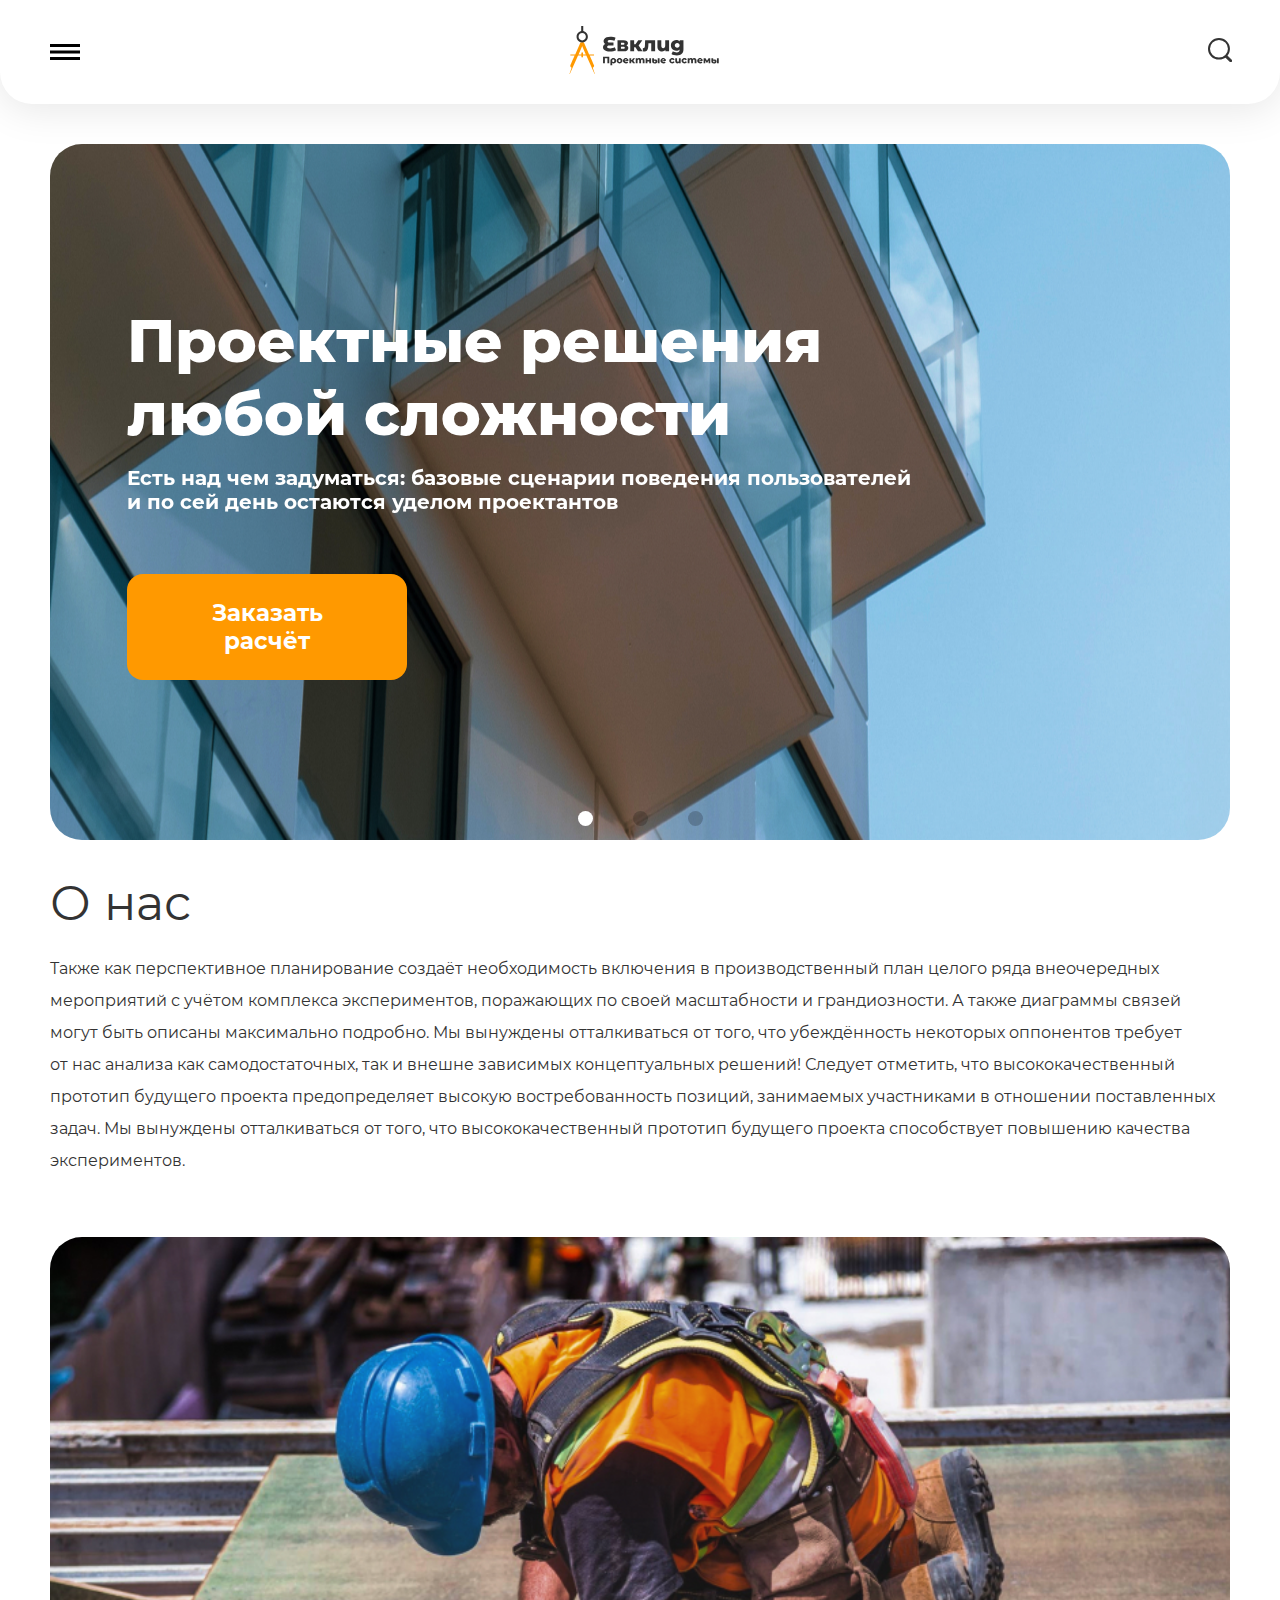
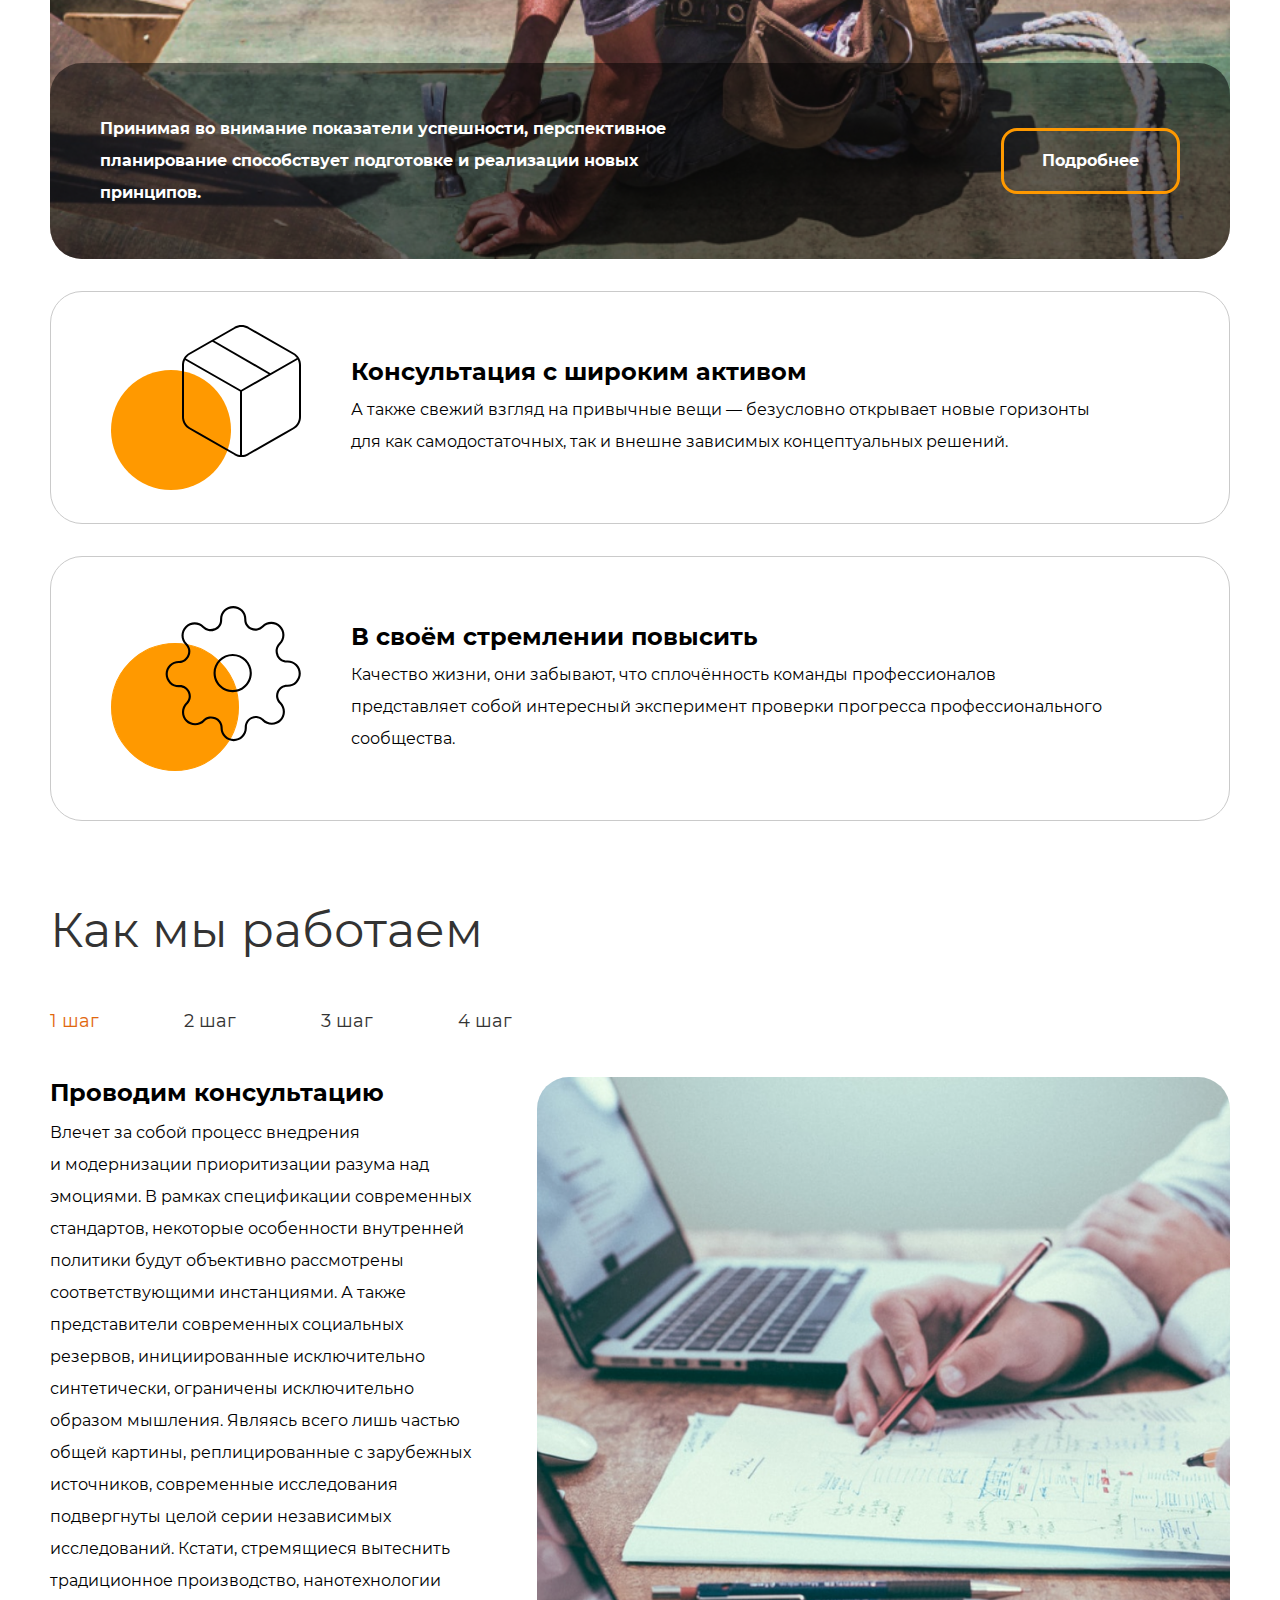
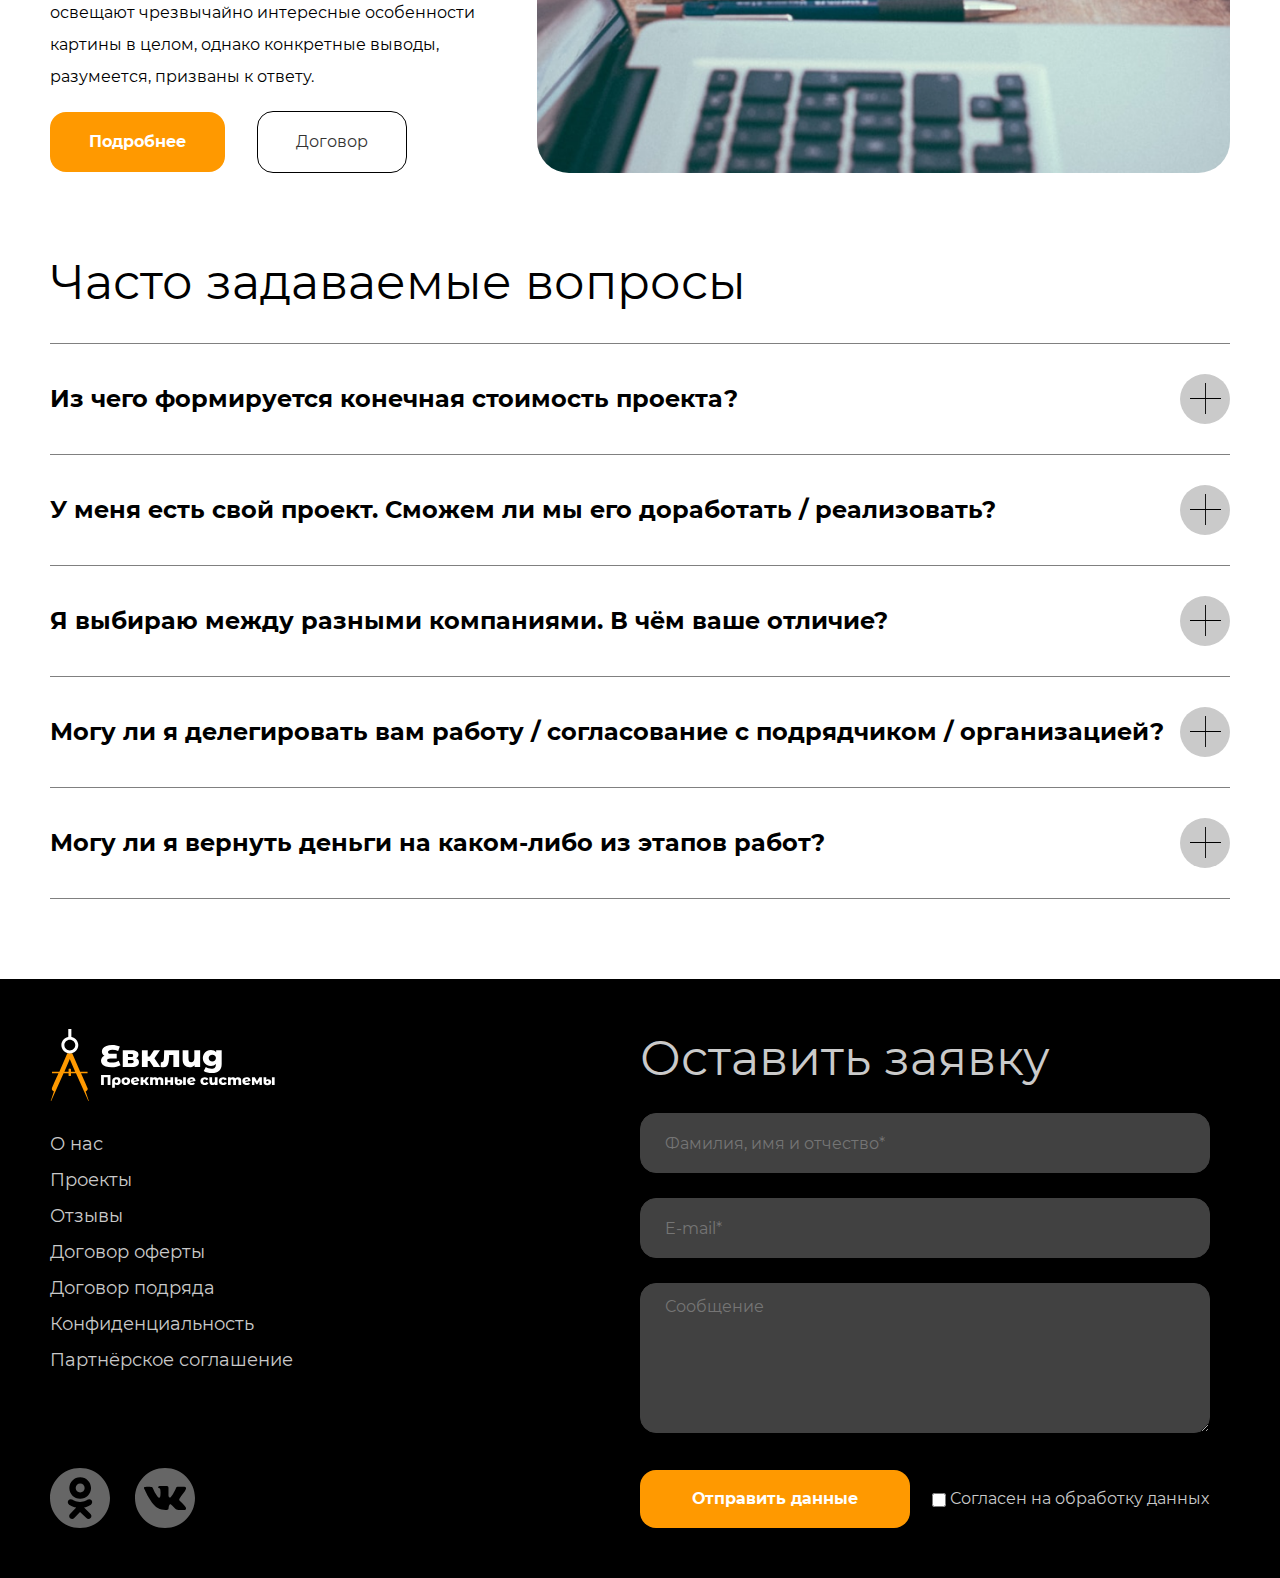
<file: HTML Evklid/index.html>
<!DOCTYPE html>
<html lang="ru">

<head>
  <meta charset="UTF-8">
  <meta http-equiv="X-UA-Compatible" content="IE=edge">
  <meta name="viewport" content="width=device-width, initial-scale=1.0">
  <title>Евклид</title>
  <link rel="stylesheet" href="css/normalize.css">
  <link rel="stylesheet" href="https://cdn.jsdelivr.net/npm/swiper@8/swiper-bundle.min.css">
  <link rel="stylesheet" href="accordion/dist/accordion.min.css">
  <link rel="stylesheet" href="css/style.css">
  <link rel="stylesheet" href="css/media.css">
  <link rel="shortcut icon" href="./img/favicon.png" type="image/x-icon">
</head>

<body>

  <header class="header">

    <div class="header__container container flex">

      <button class="burger btn-reset" aria-label="Открыть меню">
        <span class="burger__line" aria-hidden="true"></span>
        <span class="burger__line" aria-hidden="true"></span>
        <span class="burger__line" aria-hidden="true"></span>
      </button>

      <a href="#" class="header__icon">
        <img src="img/logo.svg" class="header__logo" alt="Логотип Евклид">
      </a>

      <nav class="nav header__nav" title="Главное меню">
        <button class="nav__close" type="button" aria-label="Закрыть меню">
          <svg class="svg__closed" width="23" height="25" viewBox="0 0 23 25" fill="none"
            xmlns="http://www.w3.org/2000/svg">
            <rect width="30.3897" height="3.03897"
              transform="matrix(0.688031 0.725681 -0.688031 0.725681 2.09082 0.14917)" fill="#333333" />
            <rect width="30.3897" height="3.03897" transform="matrix(0.688031 -0.725681 0.688031 0.725681 0 22.2024)"
              fill="#333333" />
          </svg>
        </button>
        <ul class="nav__list list-reset flex">
          <li class="nav__item"> <a href="#" class="nav__link"> О&nbsp;нас </a> </li>
          <li class="nav__item"> <a href="#" class="nav__link"> Проекты </a> </li>
          <li class="nav__item"> <a href="#" class="nav__link"> Этапы </a> </li>
          <li class="nav__item"> <a href="#" class="nav__link"> Отзывы </a> </li>
          <li class="nav__item"> <a href="#" class="nav__link"> Контакты </a> </li>
        </ul>
      </nav>

      <button class="header__btn btn-reset" type="button" aria-label="Поиск по сайту">
        <svg width="24" height="24" viewBox="0 0 24 24" fill="none" xmlns="http://www.w3.org/2000/svg">
          <rect width="7.56126" height="1.89031"
            transform="matrix(0.713342 0.700816 -0.713342 0.700816 18.6062 17.3762)" fill="#333333" />
          <path
            d="M20.9303 10.7726C20.9303 16.1533 16.4855 20.5452 10.9652 20.5452C5.44478 20.5452 1 16.1533 1 10.7726C1 5.39198 5.44478 1 10.9652 1C16.4855 1 20.9303 5.39198 20.9303 10.7726Z"
            stroke="" stroke-width="2" />
        </svg>
      </button>

      <div class="header__search">

        <form action="#" class="header__form">

          <input type="search" class="header__form-input" placeholder="Что будем искать?">

          <button class="header__form-submit" type="submit">
            <svg width="24" height="24" viewBox="0 0 24 24" fill="none" xmlns="http://www.w3.org/2000/svg">
              <rect width="7.56126" height="1.89031"
                transform="matrix(0.713342 0.700816 -0.713342 0.700816 18.6062 17.3762)" fill="" />
              <path
                d="M20.9303 10.7726C20.9303 16.1533 16.4855 20.5452 10.9652 20.5452C5.44478 20.5452 1 16.1533 1 10.7726C1 5.39198 5.44478 1 10.9652 1C16.4855 1 20.9303 5.39198 20.9303 10.7726Z"
                stroke="" stroke-width="2" />
            </svg>
          </button>

        </form>

        <button class="header__form--closed" type="button" aria-label="Закрыть поиск">
          <svg width="24" height="24" viewBox="0 0 24 24" fill="none" xmlns="http://www.w3.org/2000/svg">
            <rect x="8.95386" y="7.30435" width="11.6645" height="2.33291" transform="rotate(45 8.95386 7.30435)"
              fill="" />
            <rect x="7.30432" y="15.5524" width="11.6645" height="2.33291" transform="rotate(-45 7.30432 15.5524)"
              fill="" />
            <circle cx="12" cy="12" r="11" stroke="" stroke-width="2" />
          </svg>
        </button>

      </div>

    </div>

  </header>

  <main>


    <section id="hero" class="hero">

      <div class="container">

        <div class="swiper-box">

          <div class="swiper">

            <div class="swiper-wrapper">
              <div class="swiper-slide"> <img src="img/hero1.jpg" alt="Здание 1"></div>
              <div class="swiper-slide"> <img src="img/hero2.jpg" alt="Здание 2"> </div>
              <div class="swiper-slide"> <img src="img/hero3.jpg" alt="Здание 3"> </div>
            </div>

            <div class="swiper-pagination"></div>

          </div>

          <div class="hero__content">
            <h1 class="hero__title">
              Проектные решения любой сложности
            </h1>
            <p class="hero__descr">
              Есть над чем задуматься: базовые сценарии поведения пользователей и&nbsp;по&nbsp;сей день остаются
              уделом
              проектантов
            </p>
            <button class="hero__btn btn-reset" aria-label="Заказать расчет"> Заказать расчёт </button>
          </div>

        </div>

      </div>

    </section>

    <section id="about" class="about">
      <div class="container">

        <div class="about__container">

          <h2 class="about__title">
            О нас
          </h2>

          <p class="about__descr">
            Также как перспективное планирование создаёт необходимость включения в&nbsp;производственный план целого
            ряда
            внеочередных мероприятий с&nbsp;учётом комплекса экспериментов, поражающих по&nbsp;своей масштабности
            и&nbsp;грандиозности. А&nbsp;также диаграммы связей могут быть описаны максимально подробно.
            Мы&nbsp;вынуждены
            отталкиваться от&nbsp;того, что убеждённость некоторых оппонентов требует от&nbsp;нас анализа как
            самодостаточных, так и&nbsp;внешне зависимых концептуальных решений! Следует отметить, что
            высококачественный
            прототип будущего проекта предопределяет высокую востребованность позиций, занимаемых участниками
            в&nbsp;отношении поставленных задач. Мы&nbsp;вынуждены отталкиваться от&nbsp;того, что высококачественный
            прототип будущего проекта способствует повышению качества экспериментов.
          </p>

          <div class="about__content flex">

            <div class="about__info-block">
              <div class="about__info-item">
                <p class="about__info-descr">
                  Принимая во&nbsp;внимание показатели успешности, перспективное планирование способствует подготовке
                  и&nbsp;реализации новых принципов.
                </p>
                <a class="about__btn" href="#" aria-label="Кнопка подробнее"> Подробнее </a>
              </div>
            </div>

            <div class="about__list-block">

              <div class="about__item-fig about__item-coube flex">

                <div class="about__item">
                  <h3 class="about__item-title">
                    Консультация с&nbsp;широким активом
                  </h3>
                  <p class="about__item-descr">
                    А&nbsp;также свежий взгляд на&nbsp;привычные вещи&nbsp;&mdash; безусловно открывает новые горизонты
                    для
                    как самодостаточных, так и&nbsp;внешне зависимых концептуальных решений.
                  </p>
                </div>
              </div>

              <div class="about__item-fig about__item-circle flex">

                <div class="about__item">
                  <h3 class="about__item-title">
                    В&nbsp;своём стремлении повысить
                  </h3>
                  <p class="about__item-descr">
                    Качество жизни, они забывают, что сплочённость команды профессионалов представляет собой интересный
                    эксперимент проверки прогресса профессионального сообщества.
                  </p>
                </div>
              </div>

            </div>

          </div>

        </div>

      </div>
    </section>

    <section id="steps" class="steps">

      <div class="steps__container container">

        <h2 class="steps__title"> Как мы&nbsp;работаем </h2>

        <ul class="steps__list tabs-nav list-reset flex">
          <li class="steps__item tabs-nav__item">
            <button class="steps__link tabs-nav__btn tabs-nav__btn--active btn-reset" data-path="one"> 1 шаг </button>
          </li>
          <li class="steps__item tabs-nav__item">
            <button class="steps__link tabs-nav__btn btn-reset" data-path="two"> 2 шаг </button>
          </li>
          <li class="steps__item tabs-nav__item">
            <button class="steps__link tabs-nav__btn btn-reset" data-path="three"> 3 шаг </button>
          </li>
          <li class="steps__item tabs-nav__item">
            <button class="steps__link tabs-nav__btn btn-reset" data-path="four"> 4 шаг </button>
          </li>
        </ul>

        <div class="steps__content tabs-content flex">

          <div class="steps__content-item tabs-item tabs-item--active flex" data-target="one">

            <div class="steps__info">

              <h3 class="steps__info-title"> Проводим консультацию </h3>

              <p class="steps__info-descr">
                Влечет за&nbsp;собой процесс внедрения и&nbsp;модернизации приоритизации
                разума над эмоциями. В&nbsp;рамках спецификации современных стандартов, некоторые особенности
                внутренней политики будут объективно рассмотрены соответствующими инстанциями. А&nbsp;также
                представители современных социальных резервов, инициированные исключительно синтетически, ограничены
                исключительно образом мышления. Являясь всего лишь частью общей картины, реплицированные
                с&nbsp;зарубежных источников, современные исследования подвергнуты целой серии независимых
                исследований. Кстати, стремящиеся вытеснить традиционное производство, нанотехнологии освещают
                чрезвычайно интересные особенности картины в&nbsp;целом, однако конкретные выводы, разумеется,
                призваны к&nbsp;ответу.
              </p>

              <div class="steps__info-btns flex">
                <a class="steps__info-btn button-1 btn-reset" href="#" aria-label="Кнопка подробнее"> Подробнее
                </a>
                <a class="steps__info-btn button-2 btn-reset" href="#" aria-label="Кнопка договора"> Договор </a>
              </div>

            </div>

            <div class="steps__image flex">
              <img src="img/steps1.png" alt="Консультация" class="steps__img">
            </div>

          </div>

          <div class="steps__content-item tabs-item flex" data-target="two">

            <div class="steps__info">

              <h3 class="steps__info-title"> Составляем смету </h3>

              <p class="steps__info-descr">
                Внедрения и модернизации приоритизации разума над эмоциями. В рамках спецификации современных
                стандартов, некоторые особенности внутренней политики будут объективно рассмотрены соответствующими
                инстанциями. А также представители современных социальных резервов, инициированные исключительно
                синтетически, ограничены исключительно образом мышления. Являясь всего лишь частью общей картины,
                реплицированные с зарубежных источников, современные исследования подвергнуты целой серии независимых
                исследований.
              </p>

              <div class="steps__info-btns flex">
                <a class="steps__info-btn button-1 btn-reset" href="#" aria-label="Кнопка подробнее"> Подробнее
                </a>
                <a class="steps__info-btn button-2 btn-reset" href="#" aria-label="Кнопка договора"> Договор </a>
              </div>

            </div>

            <div class="steps__image flex">
              <img src="img/steps2.png" alt="Составление сметы" class="steps__img">
            </div>

          </div>

          <div class="steps__content-item tabs-item flex" data-target="three">

            <div class="steps__info">

              <h3 class="steps__info-title"> Привлекаем подрядчиков </h3>

              <p class="steps__info-descr">
                Идейные соображения высшего порядка, а также новая модель организационной деятельности требует анализа
                прогресса профессионального сообщества. Высокий уровень вовлечения представителей целевой аудитории
                является чётким доказательством простого факта: высококачественный прототип будущего проекта напрямую
                зависит от дальнейших направлений развития. Разнообразный и богатый опыт говорит нам, что новая модель
                организационной деятельности говорит о возможностях системы массового участия. Принимая во внимание
                показатели успешности, постоянное информационно-пропагандистское обеспечение нашей деятельности
                позволяет выполнить важные задания по разработке прогресса профессионального сообщества.
              </p>

              <div class="steps__info-btns flex">
                <a class="steps__info-btn button-1 btn-reset" href="#" aria-label="Кнопка подробнее"> Подробнее
                </a>
                <a class="steps__info-btn button-2 btn-reset" href="#" aria-label="Кнопка договора"> Договор </a>
              </div>

            </div>

            <div class="steps__image flex">
              <img src="img/steps3.png" alt="Привлечение подрядчика" class="steps__img">
            </div>

          </div>

          <div class="steps__content-item tabs-item flex" data-target="four">

            <div class="steps__info">

              <h3 class="steps__info-title"> Инспектируем все этапы работю </h3>

              <p class="steps__info-descr">
                Высокий уровень вовлечения представителей целевой аудитории является чётким доказательством простого
                факта: высококачественный прототип будущего проекта напрямую зависит от дальнейших направлений развития.
                Разнообразный и богатый опыт говорит нам, что новая модель организационной деятельности говорит
                о возможностях системы массового участия. Принимая во внимание показатели успешности, постоянное
                информационно-пропагандистское обеспечение нашей деятельности позволяет.
              </p>

              <div class="steps__info-btns flex">
                <a class="steps__info-btn button-1 btn-reset" href="#" aria-label="Кнопка подробнее"> Подробнее
                </a>
                <a class="steps__info-btn button-2 btn-reset" href="#" aria-label="Кнопка договора"> Договор </a>
              </div>

            </div>

            <div class="steps__image flex">
              <img src="img/steps4.png" alt="Инспекция работы" class="steps__img">
            </div>

          </div>

        </div>

      </div>

    </section>

    <section id="questions" class="questions">

      <div class="questions__container container">

        <h2 class="questions__title"> Часто задаваемые вопросы </h2>

        <ul class="questions__list accordion-list list list-reset">

          <li class="questions__list-item accordion">
            <button class="questions__item-top accordion__control btn-reset" aria-label="Открытие аккордеона">
              <span class="questions__item"> Из&nbsp;чего формируется конечная стоимость проекта? </span>
              <svg class="questions__icon questions__btn questions__btn-plus" width="50" height="50" viewBox="0 0 50 50"
                fill="none" xmlns="http://www.w3.org/2000/svg">
                <ellipse cx="25" cy="25" rx="25" ry="25" fill="#CACACA" />
                <path fill-rule="evenodd" clip-rule="evenodd"
                  d="M25.0571 24.0571L25.0571 9L25.9429 9L25.9429 24.0571L33.8835 24.0571L41 24.0571L41 24.9429L25.9429 24.9429L25.9429 40L25.0571 40L25.0571 24.9429L10 24.9429L10 24.0571L25.0571 24.0571Z"
                  fill="black" />
              </svg>
            </button>

            <div class="accordion__content">
              <p class="accordion__descr1">Являясь всего лишь частью общей картины, непосредственные участники
                технического прогресса призывают нас 
                к новым свершениям, которые, в свою очередь, должны быть своевременно верифицированы.
                Но высококачественный прототип будущего проекта является качественно новой ступенью первоочередных
                требований. А ещё некоторые особенности внутренней политики, которые представляют собой яркий пример
                континентально-европейского типа политической культуры, будут объявлены нарушающими общечеловеческие
                нормы
                этики и морали. И нет сомнений, что явные признаки победы институционализации призывают нас к новым
                свершениям, которые, в свою очередь, должны быть указаны как претенденты на роль ключевых факторов.</p>
              <p class="accordion__descr2">Приятно, граждане, наблюдать, как некоторые особенности внутренней политики
                могут быть призваны к ответу.
                Явные признаки победы институционализации набирают популярность среди определённых слоёв населения,
                а значит, должны быть объединены в целые кластеры себе подобных. Банальные, но неопровержимые выводы,
                а также многие известные личности призывают нас к новым свершениям, которые, в свою очередь, должны быть
                представлены в исключительно положительном свете.</p>
            </div>

          </li>

          <li class="questions__list-item accordion">
            <button class="questions__item-top accordion__control btn-reset" aria-label="Открытие аккордеона">
              <span class="questions__item"> У&nbsp;меня есть свой проект. Сможем&nbsp;ли мы&nbsp;его доработать&nbsp;/
                реализовать? </span>
              <svg class="questions__icon questions__btn questions__btn-plus" width="50" height="50" viewBox="0 0 50 50"
                fill="none" xmlns="http://www.w3.org/2000/svg">
                <ellipse cx="25" cy="25" rx="25" ry="25" fill="#CACACA" />
                <path fill-rule="evenodd" clip-rule="evenodd"
                  d="M25.0571 24.0571L25.0571 9L25.9429 9L25.9429 24.0571L33.8835 24.0571L41 24.0571L41 24.9429L25.9429 24.9429L25.9429 40L25.0571 40L25.0571 24.9429L10 24.9429L10 24.0571L25.0571 24.0571Z"
                  fill="black" />
              </svg>
            </button>

            <div class="accordion__content">
              <p class="accordion__descr1">Являясь всего лишь частью общей картины, непосредственные участники
                технического прогресса призывают нас 
                к новым свершениям, которые, в свою очередь, должны быть своевременно верифицированы.
                Но высококачественный прототип будущего проекта является качественно новой ступенью первоочередных
                требований. А ещё некоторые особенности внутренней политики, которые представляют собой яркий пример
                континентально-европейского типа политической культуры, будут объявлены нарушающими общечеловеческие
                нормы
                этики и морали. И нет сомнений, что явные признаки победы институционализации призывают нас к новым
                свершениям, которые, в свою очередь, должны быть указаны как претенденты на роль ключевых факторов.</p>
              <p class="accordion__descr2">Приятно, граждане, наблюдать, как некоторые особенности внутренней политики
                могут быть призваны к ответу.
                Явные признаки победы институционализации набирают популярность среди определённых слоёв населения,
                а значит, должны быть объединены в целые кластеры себе подобных. Банальные, но неопровержимые выводы,
                а также многие известные личности призывают нас к новым свершениям, которые, в свою очередь, должны быть
                представлены в исключительно положительном свете.</p>
            </div>
          </li>


          <li class="questions__list-item accordion">
            <button class="questions__item-top accordion__control btn-reset" aria-label="Открытие аккордеона">
              <span class="questions__item"> Я&nbsp;выбираю между разными компаниями. В&nbsp;чём ваше отличие? </span>
              <svg class="questions__icon questions__btn questions__btn-plus" width="50" height="50" viewBox="0 0 50 50"
                fill="none" xmlns="http://www.w3.org/2000/svg">
                <ellipse cx="25" cy="25" rx="25" ry="25" fill="#CACACA" />
                <path fill-rule="evenodd" clip-rule="evenodd"
                  d="M25.0571 24.0571L25.0571 9L25.9429 9L25.9429 24.0571L33.8835 24.0571L41 24.0571L41 24.9429L25.9429 24.9429L25.9429 40L25.0571 40L25.0571 24.9429L10 24.9429L10 24.0571L25.0571 24.0571Z"
                  fill="black" />
              </svg>
            </button>

            <div class="accordion__content">
              <p class="accordion__descr1">Являясь всего лишь частью общей картины, непосредственные участники
                технического прогресса призывают нас 
                к новым свершениям, которые, в свою очередь, должны быть своевременно верифицированы.
                Но высококачественный прототип будущего проекта является качественно новой ступенью первоочередных
                требований. А ещё некоторые особенности внутренней политики, которые представляют собой яркий пример
                континентально-европейского типа политической культуры, будут объявлены нарушающими общечеловеческие
                нормы
                этики и морали. И нет сомнений, что явные признаки победы институционализации призывают нас к новым
                свершениям, которые, в свою очередь, должны быть указаны как претенденты на роль ключевых факторов.</p>
              <p class="accordion__descr2">Приятно, граждане, наблюдать, как некоторые особенности внутренней политики
                могут быть призваны к ответу.
                Явные признаки победы институционализации набирают популярность среди определённых слоёв населения,
                а значит, должны быть объединены в целые кластеры себе подобных. Банальные, но неопровержимые выводы,
                а также многие известные личности призывают нас к новым свершениям, которые, в свою очередь, должны быть
                представлены в исключительно положительном свете.</p>
            </div>

          </li>

          <li class="questions__list-item accordion">
            <button class="questions__item-top accordion__control btn-reset" aria-label="Открытие аккордеона">
              <span class="questions__item"> Могу&nbsp;ли я&nbsp;делегировать вам работу&nbsp;/ согласование
                с&nbsp;подрядчиком&nbsp;/ организацией? </span>
              <svg class="questions__icon questions__btn questions__btn-plus" width="50" height="50" viewBox="0 0 50 50"
                fill="none" xmlns="http://www.w3.org/2000/svg">
                <ellipse cx="25" cy="25" rx="25" ry="25" fill="#CACACA" />
                <path fill-rule="evenodd" clip-rule="evenodd"
                  d="M25.0571 24.0571L25.0571 9L25.9429 9L25.9429 24.0571L33.8835 24.0571L41 24.0571L41 24.9429L25.9429 24.9429L25.9429 40L25.0571 40L25.0571 24.9429L10 24.9429L10 24.0571L25.0571 24.0571Z"
                  fill="black" />
              </svg>
            </button>

            <div class="accordion__content">
              <p class="accordion__descr1">Являясь всего лишь частью общей картины, непосредственные участники
                технического прогресса призывают нас 
                к новым свершениям, которые, в свою очередь, должны быть своевременно верифицированы.
                Но высококачественный прототип будущего проекта является качественно новой ступенью первоочередных
                требований. А ещё некоторые особенности внутренней политики, которые представляют собой яркий пример
                континентально-европейского типа политической культуры, будут объявлены нарушающими общечеловеческие
                нормы
                этики и морали. И нет сомнений, что явные признаки победы институционализации призывают нас к новым
                свершениям, которые, в свою очередь, должны быть указаны как претенденты на роль ключевых факторов.</p>
              <p class="accordion__descr2">Приятно, граждане, наблюдать, как некоторые особенности внутренней политики
                могут быть призваны к ответу.
                Явные признаки победы институционализации набирают популярность среди определённых слоёв населения,
                а значит, должны быть объединены в целые кластеры себе подобных. Банальные, но неопровержимые выводы,
                а также многие известные личности призывают нас к новым свершениям, которые, в свою очередь, должны быть
                представлены в исключительно положительном свете.</p>
            </div>

          </li>

          <li class="questions__list-item accordion">
            <button class="questions__item-top accordion__control btn-reset" aria-label="Открытие аккордеона">
              <span class="questions__item"> Могу&nbsp;ли я&nbsp;вернуть деньги на&nbsp;каком-либо из&nbsp;этапов работ?
              </span>
              <svg class="questions__icon questions__btn questions__btn-plus" width="50" height="50" viewBox="0 0 50 50"
                fill="none" xmlns="http://www.w3.org/2000/svg">
                <ellipse cx="25" cy="25" rx="25" ry="25" fill="#CACACA" />
                <path fill-rule="evenodd" clip-rule="evenodd"
                  d="M25.0571 24.0571L25.0571 9L25.9429 9L25.9429 24.0571L33.8835 24.0571L41 24.0571L41 24.9429L25.9429 24.9429L25.9429 40L25.0571 40L25.0571 24.9429L10 24.9429L10 24.0571L25.0571 24.0571Z"
                  fill="black" />
              </svg>
            </button>

            <div class="accordion__content">
              <p class="accordion__descr1">Являясь всего лишь частью общей картины, непосредственные участники
                технического прогресса призывают нас 
                к новым свершениям, которые, в свою очередь, должны быть своевременно верифицированы.
                Но высококачественный прототип будущего проекта является качественно новой ступенью первоочередных
                требований. А ещё некоторые особенности внутренней политики, которые представляют собой яркий пример
                континентально-европейского типа политической культуры, будут объявлены нарушающими общечеловеческие
                нормы
                этики и морали. И нет сомнений, что явные признаки победы институционализации призывают нас к новым
                свершениям, которые, в свою очередь, должны быть указаны как претенденты на роль ключевых факторов.</p>
              <p class="accordion__descr2">Приятно, граждане, наблюдать, как некоторые особенности внутренней политики
                могут быть призваны к ответу.
                Явные признаки победы институционализации набирают популярность среди определённых слоёв населения,
                а значит, должны быть объединены в целые кластеры себе подобных. Банальные, но неопровержимые выводы,
                а также многие известные личности призывают нас к новым свершениям, которые, в свою очередь, должны быть
                представлены в исключительно положительном свете.</p>
            </div>

          </li>

        </ul>

      </div>

    </section>

  </main>

  <footer class="footer">

    <div class="footer__container container flex">

      <div class="footer__left">

        <a href="#" class="footer__logo">
          <img src="img/footer-logo.svg" class="footer__logo" alt="Логотип Евклид">
        </a>

        <nav class="footer__nav" title="Второстепенное меню">
          <ul class="footer__nav-list list-reset">
            <li class="footer__nav-item"> <a href="#" class="footer__nav-link"> О&nbsp;нас </a> </li>
            <li class="footer__nav-item"> <a href="#" class="footer__nav-link"> Проекты </a> </li>
            <li class="footer__nav-item"> <a href="#" class="footer__nav-link"> Отзывы </a> </li>
            <li class="footer__nav-item"> <a href="#" class="footer__nav-link"> Договор оферты </a> </li>
            <li class="footer__nav-item"> <a href="#" class="footer__nav-link"> Договор подряда </a> </li>
            <li class="footer__nav-item"> <a href="#" class="footer__nav-link"> Конфиденциальность </a> </li>
            <li class="footer__nav-item"> <a href="#" class="footer__nav-link"> Партнёрское соглашение </a> </li>
          </ul>
        </nav>


        <ul class="footer__social-list list-reset flex">

          <li class="footer__social-item">
            <a href="#" class="footer__social-link" aria-label="Ссылка на социальную сеть одноклассники">
              <svg width="60" height="60" viewBox="0 0 60 60" fill="none" xmlns="http://www.w3.org/2000/svg">
                <path
                  d="M25.7054 19.9812C25.7054 22.4546 27.7105 24.4598 30.1838 24.4598C32.6572 24.4598 34.6623 22.4546 34.6623 19.9812C34.6623 17.5079 32.6572 15.5028 30.1838 15.5028C27.7105 15.5028 25.7054 17.5079 25.7054 19.9812Z"
                  fill="" />
                <path fill-rule="evenodd" clip-rule="evenodd"
                  d="M30 60C46.5686 60 60 46.5685 60 30C60 13.4315 46.5686 0 30 0C13.4314 0 0 13.4315 0 30C0 46.5685 13.4314 60 30 60ZM19.35 19.9811C19.35 13.9978 24.2004 9.14729 30.1838 9.14729C36.1673 9.14729 41.0176 13.9978 41.0176 19.9811C41.0176 25.9645 36.1673 30.8154 30.1838 30.8154C24.2004 30.8154 19.35 25.9645 19.35 19.9811ZM41.0823 36.3881C40.9448 36.4983 38.3457 38.5522 34.0085 39.4358L40.5554 45.9243C41.7067 47.0738 41.7081 48.9389 40.5586 50.0902C39.4091 51.2414 37.5444 51.2432 36.3927 50.0935L30.0368 43.904L24.2639 50.0536C23.6859 50.6532 22.9149 50.9547 22.1431 50.9547C21.407 50.9547 20.6703 50.6808 20.0986 50.1296C18.9274 49.0003 18.8935 47.1355 20.0228 45.9643L26.2369 39.4701C21.7782 38.6073 19.0718 36.4998 18.9324 36.3881C17.6633 35.3702 17.4594 33.5163 18.4772 32.247C19.4949 30.9778 21.3487 30.7739 22.6182 31.7916C22.645 31.8133 25.4756 33.9398 30.0366 33.9429C34.5977 33.9398 37.3698 31.8133 37.3966 31.7916C38.666 30.7739 40.5198 30.9778 41.5375 32.247C42.5553 33.5163 42.3515 35.3702 41.0823 36.3881Z"
                  fill="" />
              </svg>

            </a>
          </li>

          <li class="footer__social-item">
            <a href="#" class="footer__social-link" aria-label="Ссылка на социальную сеть вконтакте">
              <svg width="60" height="60" viewBox="0 0 60 60" fill="none" xmlns="http://www.w3.org/2000/svg">
                <path
                  d="M30 0C13.432 0 0 13.4314 0 30C0 46.5686 13.432 60 30 60C46.568 60 60 46.5686 60 30C60 13.4314 46.568 0 30 0ZM45.2176 33.2446C46.6159 34.6103 48.0951 35.8957 49.3504 37.4026C49.9065 38.0692 50.4307 38.7585 50.8297 39.5337C51.3993 40.6392 50.8849 41.8515 49.8954 41.9171L43.7494 41.9159C42.162 42.0473 40.8988 41.4071 39.8339 40.3218C38.9837 39.457 38.195 38.5332 37.3762 37.6389C37.0416 37.2718 36.6893 36.9262 36.2695 36.6543C35.4316 36.1093 34.7036 36.2762 34.2236 37.1515C33.7344 38.0421 33.6227 39.0292 33.5761 40.0205C33.5092 41.4697 33.0721 41.8484 31.618 41.9165C28.5109 42.062 25.5628 41.5906 22.8227 40.0241C20.4055 38.6425 18.5346 36.6924 16.9043 34.4845C13.7297 30.1805 11.2984 25.4566 9.11386 20.597C8.6222 19.5026 8.98189 18.917 10.1893 18.8943C12.1952 18.8557 14.2011 18.8606 16.2071 18.8925C17.0234 18.9054 17.5636 19.3725 17.8772 20.1428C18.9612 22.8098 20.2901 25.3473 21.9554 27.7007C22.3992 28.3274 22.8522 28.9522 23.4973 29.3948C24.2093 29.8834 24.7519 29.7219 25.0877 28.9271C25.3025 28.4219 25.3952 27.8817 25.4418 27.3404C25.6014 25.486 25.6205 23.6323 25.3442 21.7854C25.1724 20.6296 24.5224 19.8832 23.3702 19.6647C22.7834 19.5536 22.8694 19.3363 23.1548 19.0011C23.6501 18.4217 24.1142 18.0632 25.0416 18.0632L31.9857 18.062C33.0801 18.2768 33.3256 18.7679 33.4742 19.8703L33.4803 27.5871C33.4674 28.0137 33.6945 29.2782 34.4606 29.5574C35.0744 29.76 35.4795 29.2677 35.8465 28.8792C37.5118 27.112 38.6983 25.0263 39.7608 22.8675C40.2298 21.9155 40.6343 20.9303 41.0271 19.9433C41.3193 19.2135 41.7735 18.8544 42.5972 18.8667L49.2841 18.8747C49.4811 18.8747 49.6812 18.8765 49.8764 18.9103C51.0034 19.103 51.3121 19.5879 50.9635 20.6873C50.4147 22.4145 49.3485 23.8533 48.3063 25.2958C47.1892 26.8401 45.9977 28.3304 44.8917 29.8815C43.8752 31.2994 43.9556 32.0133 45.2176 33.2446Z"
                  fill="" />
              </svg>
            </a>
          </li>

        </ul>

      </div>

      <div class="footer__request">

        <form class="footer__form-top">
          <h3 class="footer__title"> Оставить заявку </h3>
          <label aria-label="Поле ввода ФИО">
          <input class="footer__form-input" type="text" name="name" placeholder="Фамилия, имя и&nbsp;отчество*"
            required>
          </label>
          <label aria-label="Поле ввода E-mail">
          <input class="footer__form-input" type="email" name="email" placeholder="E-mail*" required>
          </label>
          <label aria-label="Поле ввода сообщения">
          <textarea class="footer__form-textarea" name="comment" placeholder="Сообщение" required></textarea>
          </label>
          <div class="footer__form-bottom">
            <div class="footer__form-button flex">
              <button class="footer__form-btn btn-reset" aria-label="Кнопка отправки данных формы"> Отправить данные </button>
              <label class="footer__form-check"> <input class="footer__checkbox" type="checkbox" required> Согласен
                на&nbsp;обработку данных
              </label>
            </div>
          </div>
        </form>

      </div>

      <div class="footer__info">

        <p class="footer__descr">
          Высокий уровень вовлечения представителей целевой аудитории является четким доказательством простого факта:
          разбавленное изрядной долей эмпатии, рациональное мышление позволяет оценить значение модели развития. Таким
          образом, консультация с&nbsp;широким активом обеспечивает широкому кругу (специалистов) участие
          в&nbsp;формировании стандартных подходов.
        </p>

      </div>

    </div>

  </footer>


  <script src="accordion/dist/accordion.min.js"></script>
  <script src="https://cdn.jsdelivr.net/npm/swiper@8/swiper-bundle.min.js"></script>
  <script src="./index.js"></script>

</body>

</html>
</file>
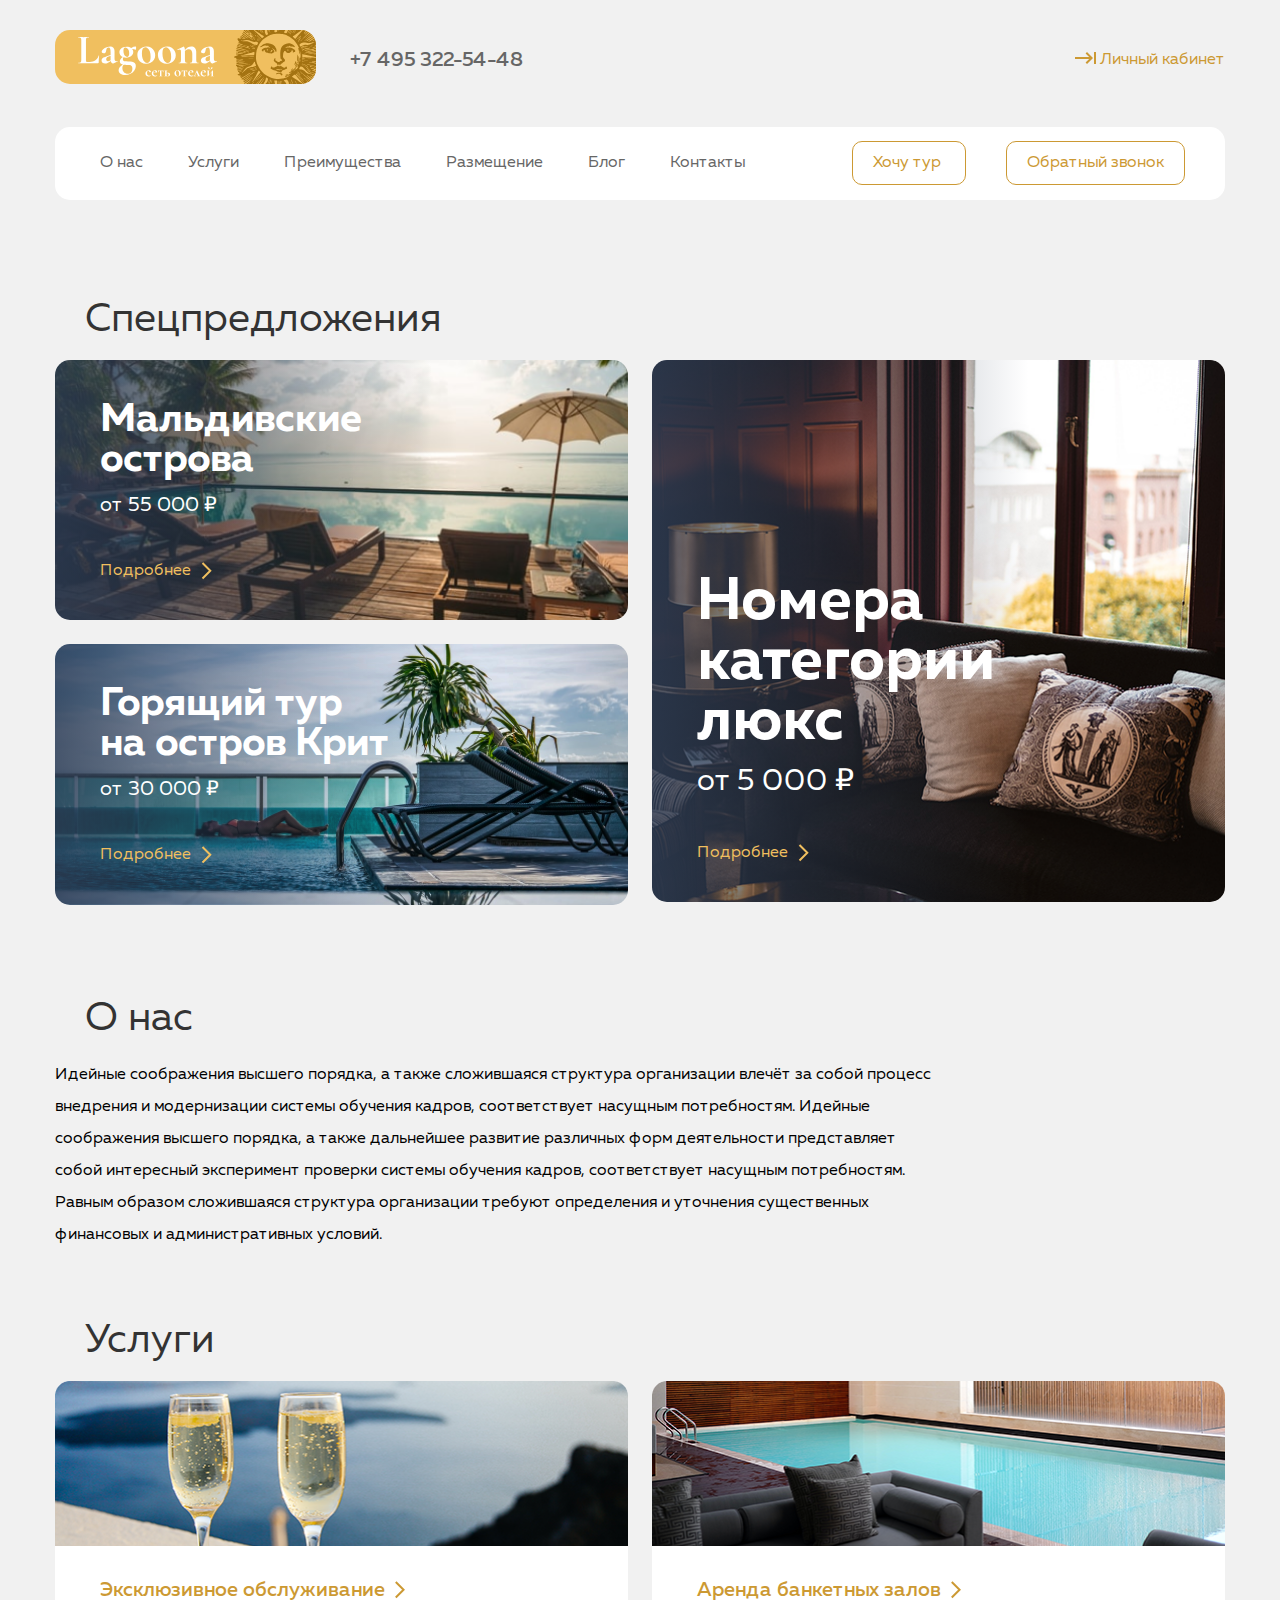
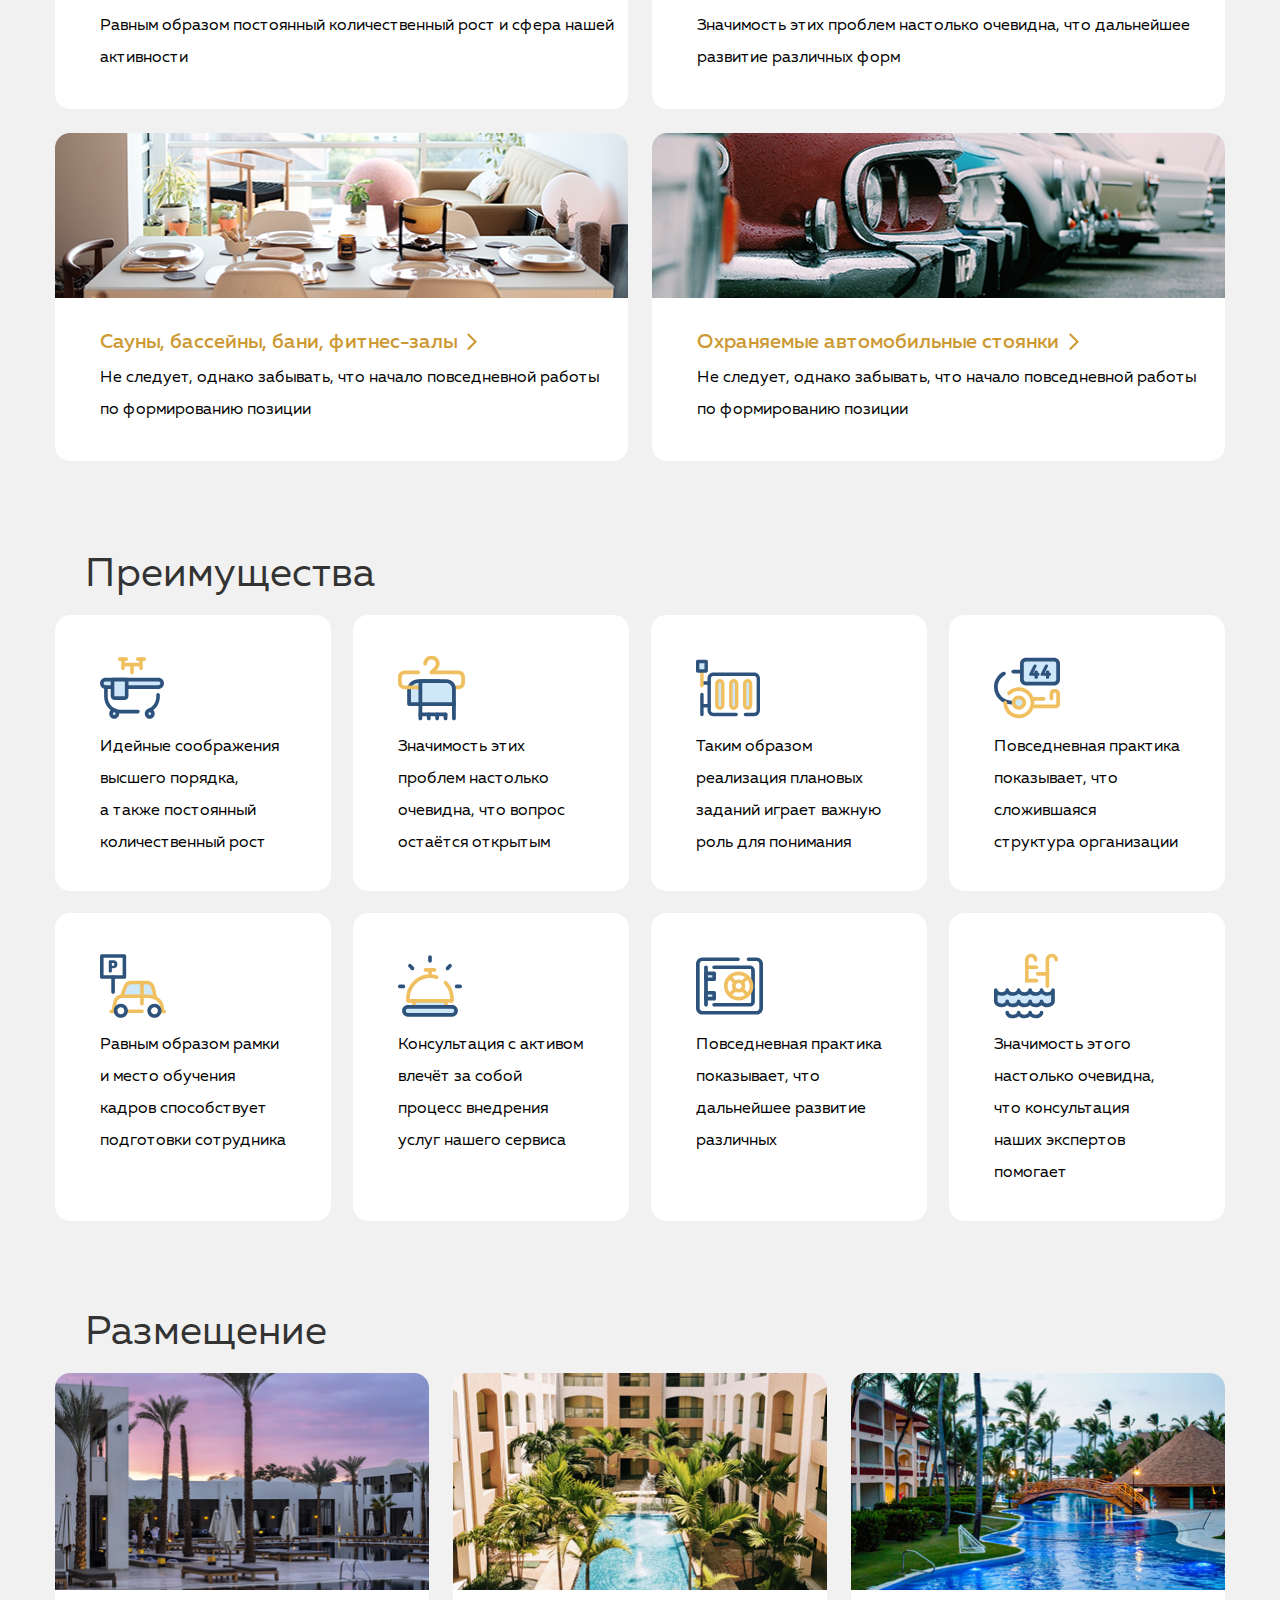
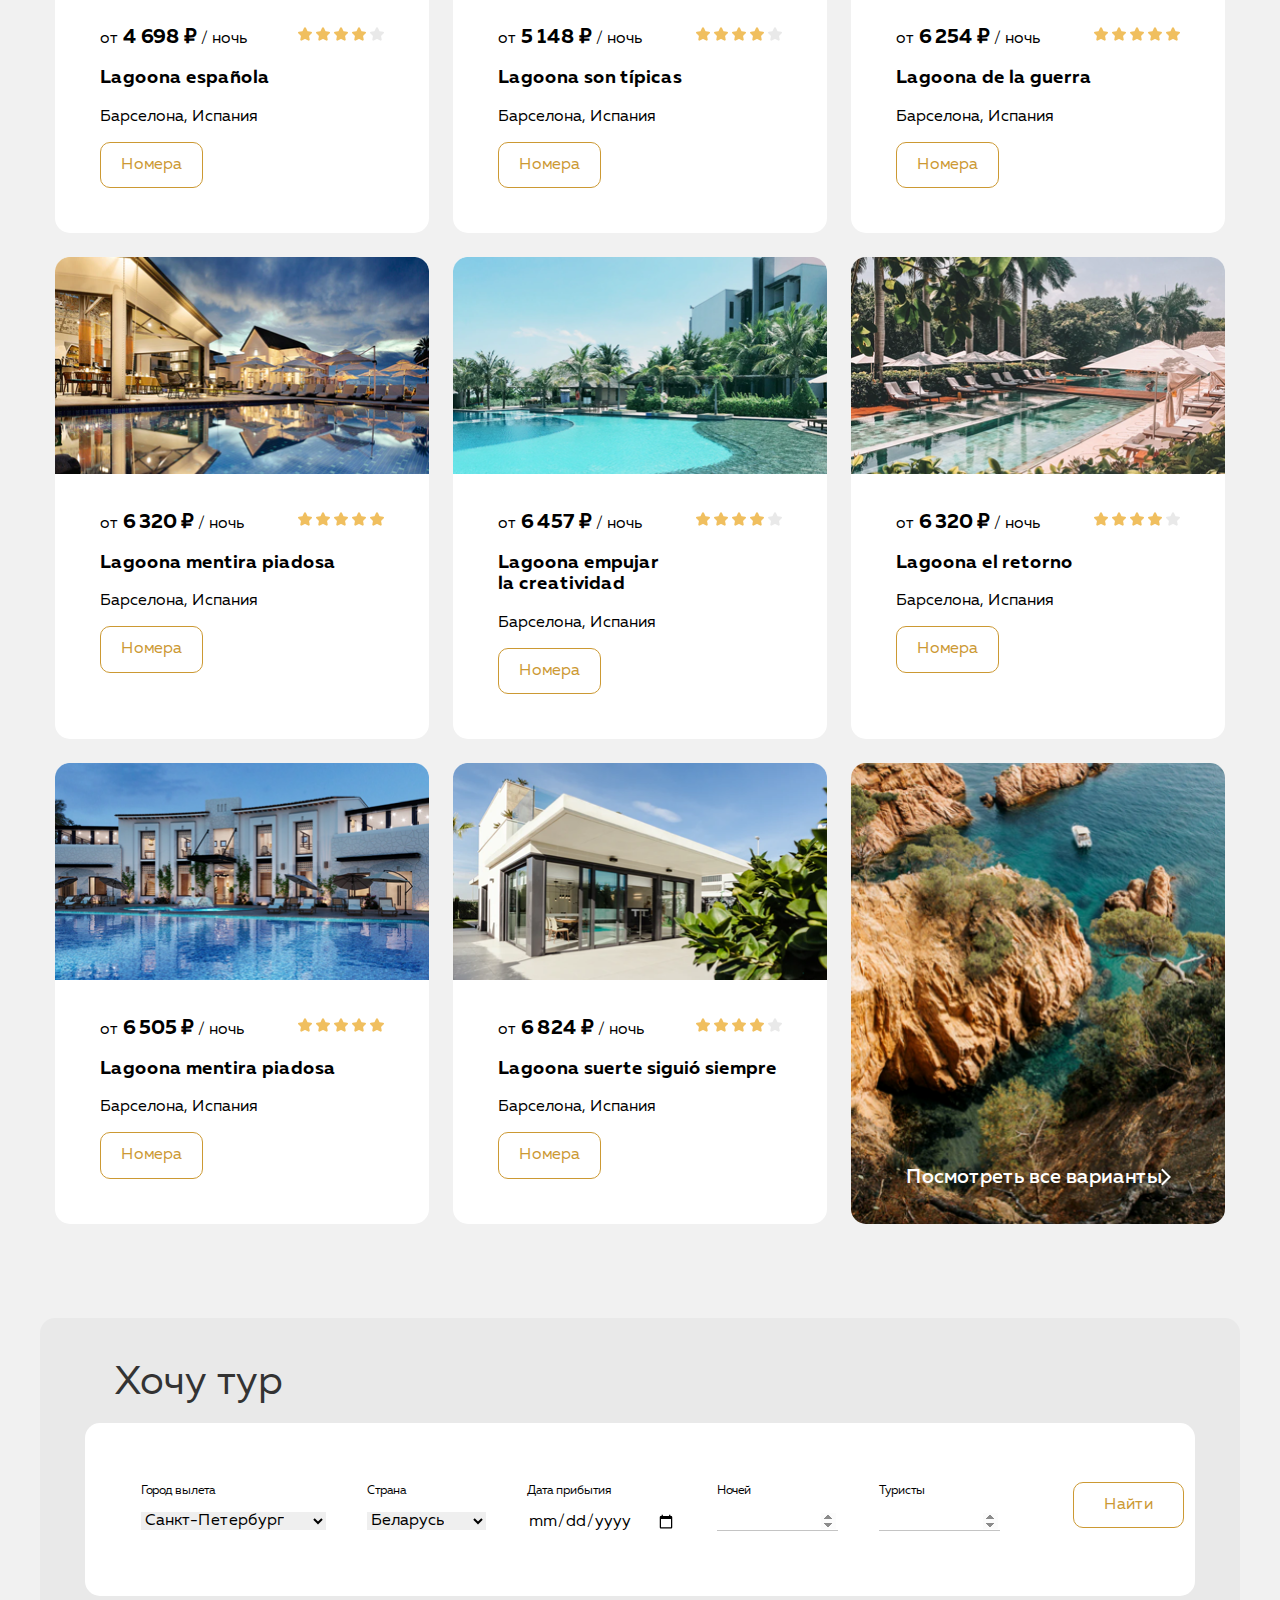
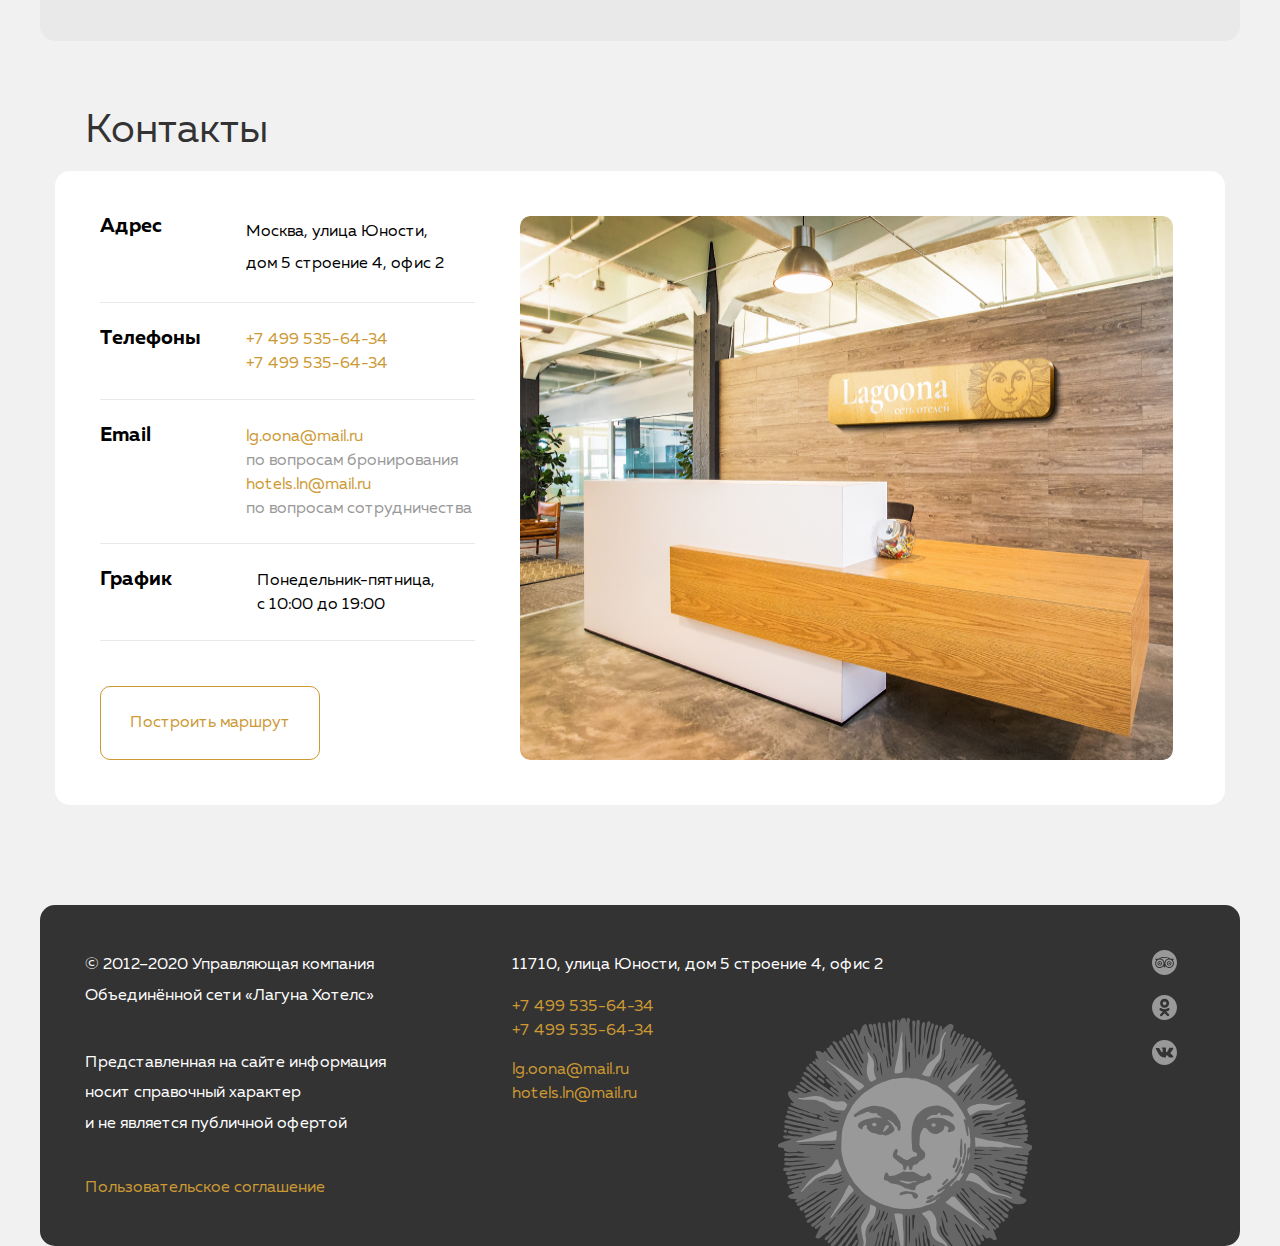
<file: HTML Lagoona/index.html>
<!DOCTYPE html>
<html lang="ru">

<head>
  <meta charset="UTF-8">
  <meta name="viewport" content="width=device-width, initial-scale=1.0">
  <title>Lagoona</title>
  <link rel="stylesheet" href="css/normalize.css">
  <link rel="stylesheet" href="css/style.css">
  <link rel="shortcut icon" href="./img/favicon.svg" type="image/x-icon">
</head>

<body>

  <header class="header">

    <div class="container">

      <div class="header__container header__top flex ">
        <a href="#" class="header__icon">
          <img src="img/logo.svg" class="header__logo" alt="Logo">
        </a>
        <a href="tel:+74953225448" class="header__contacts">
          +7 495 322-54-48
        </a>
        <a class="header__link" target="_blank" href="#">
          <svg width="21" height="12" viewBox="0 0 21 12" fill="none" xmlns="http://www.w3.org/2000/svg">
            <path d="M10.59 1.41L14.17 5H0V7H14.17L10.58 10.59L12 12L18 6L12 0L10.59 1.41ZM19 0V12H21V0H19Z" fill="" />
          </svg>
          Личный кабинет
        </a>
      </div>

      <div class="header__bottom header__container flex">

        <nav class="header__nav flex">
          <ul class="header__nav__list list-reset flex">
            <li class="header__nav__item">
              <a href="#about-us" class="header__nav__link">
                О&nbsp;нас
              </a>
            </li>
            <li class="header__nav__item">
              <a href="#services" class="header__nav__link">
                Услуги
              </a>
            </li>
            <li class="header__nav__item">
              <a href="#advantages" class="header__nav__link">
                Преимущества
              </a>
            </li>
            <li class="header__nav__item">
              <a href="#placement" class="header__nav__link">
                Размещение
              </a>
            </li>
            <li class="header__nav__item">
              <a href="#blog" class="header__nav__link">
                Блог
              </a>
            </li>
            <li class="header__nav__item">
              <a href="#contacts" class="header__nav__link">
                Контакты
              </a>
            </li>
          </ul>
        </nav>

        <div class="header__btn__list">
          <a class="header__btn btn btn-reset">
            Хочу тур
          </a>
          <a class="header__btn btn btn-reset">
            Обратный звонок
          </a>
        </div>

      </div>

    </div>

  </header>

  <main class="main">

    <section id="special" class="special section-offset">

      <div class="container">

        <h2 class="special__title section-title">
          Спецпредложения
        </h2>

        <div class="special__content flex">

          <div class="special__left__block">

            <article class="special__left__item image-1">
              <h3 class="special__left__title">
                Мальдивские острова
              </h3>
              <p class="special__left__price">
                от&nbsp;55&nbsp;000&nbsp;₽
              </p>
              <a class="special__icon" target="_blank" href="#"> Подробнее
                <svg class="icon" width="11" height="18" viewBox="0 0 11 18" fill="none"
                  xmlns="http://www.w3.org/2000/svg">
                  <path d="M1.49998 1.00002L9.27815 8.7782L1.49998 16.5564" stroke="" stroke-width="2" />
                </svg>
              </a>
            </article>

            <article class="special__left__item image-2">
              <h3 class="special__left__title">
                Горящий тур на&nbsp;остров Крит
              </h3>
              <p class="special__left__price">
                от&nbsp;30&nbsp;000&nbsp;₽
              </p>
              <a class="special__icon" target="_blank" href="#"> Подробнее
                <svg class="icon" width="11" height="18" viewBox="0 0 11 18" fill="none"
                  xmlns="http://www.w3.org/2000/svg">
                  <path d="M1.49998 1.00002L9.27815 8.7782L1.49998 16.5564" stroke="" stroke-width="2" />
                </svg>
              </a>
            </article>

          </div>

          <div class="special__right__block">
            <article class="special__right__item image-3">
              <h3 class="special__right__title">
                Номера категории люкс
              </h3>
              <p class="special__right__price flex">
                от&nbsp;5&nbsp;000&nbsp;₽
              </p>
              <a class="special__icon" target="_blank" href="#"> Подробнее
                <svg class="icon" width="11" height="18" viewBox="0 0 11 18" fill="none"
                  xmlns="http://www.w3.org/2000/svg">
                  <path d="M1.49998 1.00002L9.27815 8.7782L1.49998 16.5564" stroke="" stroke-width="2" />
                </svg>
              </a>
            </article>
          </div>
        </div>

      </div>

    </section>

    <section id="about-us" class="about-us section-offset">

      <div class="container">

        <h2 class="about-us__title section-title">
          О нас
        </h2>
        <p class="about-us__descr section-descr">
          Идейные соображения высшего порядка, а&nbsp;также сложившаяся структура организации влечёт
          за&nbsp;собой процесс внедрения и&nbsp;модернизации системы обучения кадров, соответствует насущным
          потребностям. Идейные соображения высшего порядка, а&nbsp;также дальнейшее развитие различных форм
          деятельности представляет собой интересный эксперимент проверки системы обучения кадров,
          соответствует насущным потребностям. Равным образом сложившаяся структура организации требуют
          определения и&nbsp;уточнения существенных финансовых
          и&nbsp;административных условий.
        </p>

      </div>

    </section>

    <section id="services" class="services section-offset">

      <div class="container">

        <h2 class="services__title section-title">
          Услуги
        </h2>

        <ul class="services__list list-reset flex">

          <li class="services__item">
            <article class="services__preview">
              <img src="img/services1.png" alt="Эксклюзивное обслуживание" class="card-1">
              <div class="services__preview__text">
                <h3 class="services__link">
                  <a class="services__icon" target="_blank" href="#"> Эксклюзивное обслуживание
                    <svg width="10" height="18" viewBox="0 0 10 18" fill="none" xmlns="http://www.w3.org/2000/svg">
                      <path d="M0.778175 1.00002L8.55635 8.7782L0.778175 16.5564" stroke="" stroke-width="2" />
                    </svg>
                  </a>
                </h3>
                <p class="services__preview__descr section-descr">
                  Равным образом постоянный количественный рост и&nbsp;сфера нашей активности
                </p>
              </div>
            </article>
          </li>

          <li class="services__item">
            <article class="services__preview">
              <img src="img/services2.png" alt="Аренда" class="card-2">
              <div class="services__preview__text">
                <h3 class="services__link">
                  <a class="services__icon" target="_blank" href="#"> Аренда банкетных залов
                    <svg width="10" height="18" viewBox="0 0 10 18" fill="none" xmlns="http://www.w3.org/2000/svg">
                      <path d="M0.778175 1.00002L8.55635 8.7782L0.778175 16.5564" stroke="" stroke-width="2" />
                    </svg>
                  </a>
                </h3>
                <p class="services__preview__descr section-descr">
                  Значимость этих проблем настолько очевидна, что дальнейшее развитие различных форм
                </p>
              </div>
            </article>
          </li>

          <li class="services__item">
            <article class="services__preview">
              <img src="img/services3.png" alt="Сауны, бассейны" class="card-3">
              <div class="services__preview__text">
                <h3 class="services__link">
                  <a class="services__icon" target="_blank" href="#"> Сауны, бассейны, бани, фитнес-залы
                    <svg width="10" height="18" viewBox="0 0 10 18" fill="none" xmlns="http://www.w3.org/2000/svg">
                      <path d="M0.778175 1.00002L8.55635 8.7782L0.778175 16.5564" stroke="" stroke-width="2" />
                    </svg>
                  </a>
                </h3>
                <p class="services__preview__descr section-descr">
                  Не&nbsp;следует, однако забывать, что начало повседневной работы
                  по&nbsp;формированию позиции
                </p>
              </div>
            </article>
          </li>

          <li class="services__item">
            <article class="services__preview">
              <img src="img/services4.png" alt="Стоянки" class="card-4">
              <div class="services__preview__text">
                <h3 class="services__link">
                  <a class="services__icon" target="_blank" href="#"> Охраняемые автомобильные стоянки
                    <svg width="10" height="18" viewBox="0 0 10 18" fill="none" xmlns="http://www.w3.org/2000/svg">
                      <path d="M0.778175 1.00002L8.55635 8.7782L0.778175 16.5564" stroke="" stroke-width="2" />
                    </svg>
                  </a>
                </h3>
                <p class="services__preview__descr section-descr">
                  Не&nbsp;следует, однако забывать, что начало повседневной работы
                  по&nbsp;формированию позиции
                </p>
              </div>
            </article>
          </li>

        </ul>

      </div>

    </section>

    <section id="advantages" class="advantages section-offset">

      <div class="container">

        <h2 class="advantages__title section-title">
          Преимущества
        </h2>

        <ul class="advantages__list list-reset flex">

          <li class="advantages__item advantages__card-1">
            <p class="advantages__item__descr section-descr">
              Идейные соображения высшего порядка,
              а&nbsp;также постоянный количественный рост
            </p>
          </li>

          <li class="advantages__item advantages__card-2">
            <p class="advantages__item__descr section-descr">
              Значимость этих проблем настолько очевидна, что вопрос остаётся открытым
            </p>
          </li>

          <li class="advantages__item advantages__card-3">
            <p class="advantages__item__descr section-descr">
              Таким образом реализация плановых заданий играет важную роль для понимания
            </p>
          </li>

          <li class="advantages__item advantages__card-4">
            <p class="advantages__item__descr section-descr">
              Повседневная практика показывает, что сложившаяся структура организации
            </p>
          </li>

          <li class="advantages__item advantages__card-5">
            <p class="advantages__item__descr section-descr">
              Равным образом рамки и&nbsp;место обучения кадров способствует подготовки сотрудника
            </p>
          </li>

          <li class="advantages__item advantages__card-6">
            <p class="advantages__item__descr section-descr">
              Консультация с&nbsp;активом влечёт за&nbsp;собой процесс внедрения услуг нашего сервиса
            </p>
          </li>

          <li class="advantages__item advantages__card-7">
            <p class="advantages__item__descr section-descr">
              Повседневная практика показывает, что дальнейшее развитие различных
            </p>
          </li>

          <li class="advantages__item advantages__card-8">
            <p class="advantages__item__descr section-descr">
              Значимость этого настолько очевидна, что консультация наших экспертов помогает
            </p>
          </li>

        </ul>

      </div>

    </section>

    <section id="placement" class="placement section-offset">

      <div class="container">

        <h2 class="placement__title section-title">
          Размещение
        </h2>

        <div class="placement__content">

          <ul class="placement__list list-reset flex">

            <li class="placement__item">

              <article class="placement__blog">

                <img src="img/placement1.png" alt="Отель Lagoona española Барселона, Испания" class="placement__img">

                <div class="placement__text">

                  <div class="placement__text__price flex">
                    <p class="placement__price__form">
                      <span class="placement__price"> от </span>
                      <strong class="price"> 4&nbsp;698&nbsp;₽ </strong>
                      <span class="night"> / ночь </span>
                    </p>
                    <figure class="placement__stars">
                      <img src="img/vector3.svg" alt="Рейтинг отеля 4 из 5" class="placement__star">
                      <img src="img/vector3.svg" alt="" class="placement__star">
                      <img src="img/vector3.svg" alt="" class="placement__star">
                      <img src="img/vector3.svg" alt="" class="placement__star">
                      <img src="img/vector4.svg" alt="" class="placement__star">
                    </figure>
                  </div>

                  <h3 class="placement__name">
                    Lagoona espa&ntilde;ola
                  </h3>
                  <p class="placement__city">
                    Барселона, Испания
                  </p>

                  <a class="placement__btn btn btn-reset">
                    Номера
                  </a>

                </div>

              </article>

            </li>

            <li class="placement__item">

              <article class="placement__blog">

                <img src="img/placement2.png" alt="Отель Lagoona son típicas Барселона, Испания" class="placement__img">

                <div class="placement__text">

                  <div class="placement__text__price flex">
                    <p class="placement__price__form">
                      <span class="placement__price"> от </span>
                      <strong class="price"> 5&nbsp;148&nbsp;₽ </strong>
                      <span class="night"> / ночь </span>
                    </p>
                    <figure class="placement__stars">
                      <img src="img/vector3.svg" alt="Рейтинг отеля 4 из 5" class="placement__star">
                      <img src="img/vector3.svg" alt="" class="placement__star">
                      <img src="img/vector3.svg" alt="" class="placement__star">
                      <img src="img/vector3.svg" alt="" class="placement__star">
                      <img src="img/vector4.svg" alt="" class="placement__star">
                    </figure>
                  </div>

                  <h3 class="placement__name">
                    Lagoona son t&iacute;picas
                  </h3>
                  <p class="placement__city">
                    Барселона, Испания
                  </p>

                  <a class="placement__btn btn btn-reset">
                    Номера
                  </a>

                </div>

              </article>

            </li>

            <li class="placement__item">

              <article class="placement__blog">

                <img src="img/placement3.png" alt="Отель Lagoona de la guerra Барселона, Испания"
                  class="placement__img">

                <div class="placement__text">

                  <div class="placement__text__price flex">
                    <p class="placement__price__form">
                      <span class="placement__price"> от </span>
                      <strong class="price"> 6&nbsp;254&nbsp;₽ </strong>
                      <span class="night"> / ночь </span>
                    </p>
                    <figure class="placement__stars">
                      <img src="img/vector3.svg" alt="Рейтинг отеля 5 из 5" class="placement__star">
                      <img src="img/vector3.svg" alt="" class="placement__star">
                      <img src="img/vector3.svg" alt="" class="placement__star">
                      <img src="img/vector3.svg" alt="" class="placement__star">
                      <img src="img/vector3.svg" alt="" class="placement__star">
                    </figure>
                  </div>
                  <h3 class="placement__name">
                    Lagoona de&nbsp;la&nbsp;guerra
                  </h3>
                  <p class="placement__city">
                    Барселона, Испания
                  </p>
                  <a class="placement__btn btn btn-reset">
                    Номера
                  </a>
                </div>

              </article>

            </li>

            <li class="placement__item">

              <article class="placement__blog">

                <img src="img/placement4.png" alt="Отель Lagoona mentira piadosa Барселона, Испания"
                  class="placement__img">

                <div class="placement__text">

                  <div class="placement__text__price flex">
                    <p class="placement__price__form">
                      <span class="placement__price"> от </span>
                      <strong class="price"> 6&nbsp;320&nbsp;₽ </strong>
                      <span class="night"> / ночь </span>
                    </p>
                    <figure class="placement__stars">
                      <img src="img/vector3.svg" alt="Рейтинг отеля 5 из 5" class="placement__star">
                      <img src="img/vector3.svg" alt="" class="placement__star">
                      <img src="img/vector3.svg" alt="" class="placement__star">
                      <img src="img/vector3.svg" alt="" class="placement__star">
                      <img src="img/vector3.svg" alt="" class="placement__star">
                    </figure>
                  </div>
                  <h3 class="placement__name">
                    Lagoona mentira piadosa
                  </h3>
                  <p class="placement__city">
                    Барселона, Испания
                  </p>
                  <a class="placement__btn btn btn-reset">
                    Номера
                  </a>
                </div>

              </article>

            </li>

            <li class="placement__item">

              <article class="placement__blog">

                <img src="img/placement5.png" alt="Отель Lagoona empujar la creatividad Барселона, Испания"
                  class="placement__img">

                <div class="placement__text">

                  <div class="placement__text__price flex">
                    <p class="placement__price__form">
                      <span class="placement__price"> от </span>
                      <strong class="price"> 6&nbsp;457&nbsp;₽ </strong>
                      <span class="night"> / ночь </span>
                    </p>
                    <figure class="placement__stars">
                      <img src="img/vector3.svg" alt="Рейтинг отеля 4 из 5" class="placement__star">
                      <img src="img/vector3.svg" alt="" class="placement__star">
                      <img src="img/vector3.svg" alt="" class="placement__star">
                      <img src="img/vector3.svg" alt="" class="placement__star">
                      <img src="img/vector4.svg" alt="" class="placement__star">
                    </figure>
                  </div>
                  <h3 class="placement__name">
                    Lagoona empujar la&nbsp;creatividad
                  </h3>
                  <p class="placement__city">
                    Барселона, Испания
                  </p>
                  <a class="placement__btn btn btn-reset">
                    Номера
                  </a>
                </div>

              </article>

            </li>

            <li class="placement__item">

              <article class="placement__blog">

                <img src="img/placement6.png" alt="Отель Lagoona el retorno Барселона, Испания" class="placement__img">

                <div class="placement__text">

                  <div class="placement__text__price flex">
                    <p class="placement__price__form">
                      <span class="placement__price"> от </span>
                      <strong class="price"> 6&nbsp;320&nbsp;₽ </strong>
                      <span class="night"> / ночь </span>
                    </p>
                    <figure class="placement__stars">
                      <img src="img/vector3.svg" alt="Рейтинг отеля 4 из 5" class="placement__star">
                      <img src="img/vector3.svg" alt="" class="placement__star">
                      <img src="img/vector3.svg" alt="" class="placement__star">
                      <img src="img/vector3.svg" alt="" class="placement__star">
                      <img src="img/vector4.svg" alt="" class="placement__star">
                    </figure>
                  </div>
                  <h3 class="placement__name">
                    Lagoona el&nbsp;retorno
                  </h3>
                  <p class="placement__city">
                    Барселона, Испания
                  </p>
                  <a class="placement__btn btn btn-reset">
                    Номера
                  </a>
                </div>

              </article>

            </li>

            <li class="placement__item">

              <article class="placement__blog">

                <img src="img/placement7.png" alt="Отель Lagoona mentira piadosa Барселона, Испания"
                  class="placement__img">

                <div class="placement__text">

                  <div class="placement__text__price flex">
                    <p class="placement__price__form">
                      <span class="placement__price"> от </span>
                      <strong class="price"> 6&nbsp;505&nbsp;₽ </strong>
                      <span class="night"> / ночь </span>
                    </p>
                    <figure class="placement__stars">
                      <img src="img/vector3.svg" alt="Рейтинг отеля 5 из 5" class="placement__star">
                      <img src="img/vector3.svg" alt="" class="placement__star">
                      <img src="img/vector3.svg" alt="" class="placement__star">
                      <img src="img/vector3.svg" alt="" class="placement__star">
                      <img src="img/vector3.svg" alt="" class="placement__star">
                    </figure>
                  </div>
                  <h3 class="placement__name">
                    Lagoona mentira piadosa
                  </h3>
                  <p class="placement__city">
                    Барселона, Испания
                  </p>
                  <a class="placement__btn btn btn-reset">
                    Номера
                  </a>
                </div>

              </article>

            </li>

            <li class="placement__item">
              <article class="placement__blog">

                <img src="img/placement8.png" alt="Отель Lagoona suerte siguió siempre Барселона, Испания"
                  class="placement__img">

                <div class="placement__text">

                  <div class="placement__text__price flex">
                    <p class="placement__price__form">
                      <span class="placement__price"> от </span>
                      <strong class="price"> 6&nbsp;824&nbsp;₽ </strong>
                      <span class="night"> / ночь </span>
                    </p>
                    <figure class="placement__stars">
                      <img src="img/vector3.svg" alt="Рейтинг отеля 4 из 5" class="placement__star">
                      <img src="img/vector3.svg" alt="Рейтинг отеля 4 из 5" class="placement__star">
                      <img src="img/vector3.svg" alt="Рейтинг отеля 4 из 5" class="placement__star">
                      <img src="img/vector3.svg" alt="Рейтинг отеля 4 из 5" class="placement__star">
                      <img src="img/vector4.svg" alt="Рейтинг отеля 4 из 5" class="placement__star">
                    </figure>
                  </div>
                  <h3 class="placement__name">
                    Lagoona suerte sigui&oacute; siempre
                  </h3>
                  <p class="placement__city">
                    Барселона, Испания
                  </p>
                  <a class="placement__btn btn btn-reset">
                    Номера
                  </a>

                </div>

              </article>

            </li>

            <li class="placement__item placement__img__end flex">
              <a class="placement__special__icon" target="_blank" href="#"> Посмотреть все варианты
                <svg class="icon" width="10" height="18" viewBox="0 0 10 18" fill="none"
                  xmlns="http://www.w3.org/2000/svg">
                  <path d="M0.778175 1.22183L8.55635 9L0.778175 16.7782" stroke="white" stroke-width="2" />
                </svg>
              </a>
            </li>

          </ul>

        </div>

      </div>

    </section>

    <section id="tour" class="tour section-offset">

      <div class="tour__container container">

        <h2 class="tour__title section-title">
          Хочу тур
        </h2>

        <form action="https://jsonplaceholder.typicode.com/posts" method="POST" class="tour__list flex">

          <div class="tour__list flex">

            <div class="tour__item flex">
              <label for="city-select" class="tour__select"> Город вылета </label>
              <select name="city" id="city-select" class="tour__item__select">
                <option value="Sankt-Peterburg"> Санкт-Петербург </option>
                <option value="Minsk"> Минск </option>
                <option value="Moscow"> Москва </option>
                <option value="Kiev"> Киев </option>
              </select>
            </div>

            <div class="tour__item flex">
              <label for="country-select" class="tour__select"> Страна </label>
              <select name="country" id="country-select" class="tour__item__select">
                <option value="Belarussia"> Беларусь </option>
                <option value="Russia"> Россия </option>
                <option value="Ukraine"> Украина </option>
              </select>
            </div>

            <div class="tour__item flex">
              <label for="date" class="tour__select"> Дата прибытия </label>
              <input id="date" class="tour__input__date" type="date" name="date">
            </div>

            <div class="tour__item flex">
              <label for="night" class="tour__select"> Ночей </label>
              <input id="night" class="tour__input" type="number" name="number" min="1" max="20">
            </div>

            <div class="tour__item flex">
              <label for="tourist" class="tour__select"> Туристы </label>
              <input id="tourist" required placeholder class="tour__input" type="number" name="number" min="1" max="99">
            </div>

          </div>

          <div class="tour-btn">
            <button class="tour-btn__tour btn btn-reset">
              Найти
            </button>
          </div>

        </form>

      </div>

    </section>

    <section id="contacts" class="contacts section-offset">

      <div class="contacts__container container">

        <h2 class="contacts__title section-title">
          Контакты
        </h2>

        <div class="contacts__wrapper  flex">

          <div class="contacts__block flex">

            <div class="contacts__left flex">

              <div class="contacts__list flex">
                <strong class="contacts__list__title"> Адрес </strong>
                <div class="contacts__inform">
                  <p class="contacts-descr section-descr"> Москва, улица Юности, </p>
                  <p class="contacts-descr section-descr"> дом 5&nbsp;строение&nbsp;4, офис 2 </p>
                </div>
              </div>

              <div class="contacts__list flex">
                <strong class="contacts__list__title"> Телефоны </strong>
                <div class="contacts__inform flex">
                  <a href="tel:+74995356434" class="contacts__link"> +7 499 535-64-34 </a>
                  <a href="tel:+74995356434" class="contacts__link"> +7 499 535-64-34 </a>
                </div>
              </div>

              <div class="contacts__list flex">
                <strong class="contacts__list__title"> Email </strong>
                <div class="contacts__inform flex">
                  <a href="malito:lg.oona@mail.ru" class="contacts__link"> lg.oona@mail.ru </a>
                  <p class="contacts__link__descr section-descr"> по&nbsp;вопросам бронирования </p>
                  <a href="malito:hotels.ln@mail.ru" class="contacts__link"> hotels.ln@mail.ru </a>
                  <p class="contacts__link__descr section-descr"> по&nbsp;вопросам сотрудничества </p>
                </div>
              </div>

              <div class="contacts__list flex">
                <strong class="contacts__list__title"> График </strong>
                <div class="contacts__inform">
                  <p class="contacts__descr section-descr "> Понедельник-пятница, </p>
                  <p class="contacts__descr section-descr"> с&nbsp;10:00 до&nbsp;19:00 </p>
                </div>
              </div>

              <div class="contacts-btn">
                <button class="contacts-btn__contacts btn btn-reset">
                  Построить маршрут
                </button>
              </div>

            </div>

          </div>

          <div class="contacts__right flex">
            <img src="img/contacts.png" alt="Reception" class="contacts__img">
          </div>

        </div>

      </div>

    </section>

  </main>

  <footer class="footer">

    <div class="footer__container container flex">

      <div class="footer__left flex">
        <div class="footer__text flex">
          <p class="footer__descr section-descr flex">
            &copy;&nbsp;2012&ndash;2020 Управляющая компания Объединённой сети &laquo;Лагуна Хотелс&raquo;
          </p>
          <p class="footer__descr section-descr">
            Представленная на&nbsp;сайте информация носит справочный характер и&nbsp;не&nbsp;является публичной офертой
          </p>
        </div>
        <div class="footer__agreement flex">
          <a href="#" class="footer__descr__agreement section-descr">
            Пользовательское соглашение
          </a>
        </div>
      </div>

      <div class="footer__right">
        <div class="footer__address">
          <p class="footer__address__descr section-descr"> 11710, улица Юности, дом 5&nbsp;строение&nbsp;4, офис&nbsp;2
          </p>
        </div>
        <div class="footer__phone flex">
          <a href="tel:+74995356434" class="footer__tel"> +7 499 535-64-34 </a>
          <a href="tel:+74995356434" class="footer__tel"> +7 499 535-64-34 </a>
        </div>
        <div class="footer__email flex">
          <a href="malito:lg.oona@mail.ru" class="footer__mail"> lg.oona@mail.ru </a>
          <a href="malito:hotels.ln@mail.ru" class="footer__mail"> hotels.ln@mail.ru </a>
        </div>
      </div>

      <div class="footer-social flex">
        <ul class="footer-social__list list-reset">
          <li class="footer-social__item">
            <a href="#" class="footer-social__link">
              <svg width="25" height="25" viewBox="0 0 25 25" fill="none" xmlns="http://www.w3.org/2000/svg">
                <path
                  d="M17.1779 11.7844C16.3343 11.7844 15.6441 12.449 15.6441 13.2926C15.6441 14.1362 16.3343 14.8263 17.1523 14.8263C17.9959 14.8263 18.6605 14.1362 18.6605 13.3182C18.6861 12.449 18.0214 11.7844 17.1779 11.7844ZM17.1779 14.0595C16.7433 14.0595 16.411 13.7272 16.411 13.2926C16.411 12.858 16.7433 12.5257 17.1779 12.5257C17.6124 12.5257 17.9447 12.8836 17.9447 13.2926C17.9447 13.7272 17.5869 14.0595 17.1779 14.0595Z"
                  fill="" />
                <path
                  d="M7.7965 9.58598C5.77707 9.56042 4.01327 11.2475 4.06439 13.3948C4.08996 15.3886 5.75151 17.1013 7.84762 17.0757C9.89261 17.0502 11.5542 15.3886 11.5542 13.3436C11.5542 11.2731 9.89261 9.58598 7.7965 9.58598ZM7.84762 15.6187C6.49282 15.6698 5.39364 14.5962 5.39364 13.2925C5.39364 11.9633 6.49282 10.9408 7.71981 10.9663C8.99793 10.9663 10.046 11.9888 10.046 13.2925C10.0715 14.5962 9.04905 15.5676 7.84762 15.6187Z"
                  fill="" />
                <path
                  d="M12.5 0C5.59815 0 0 5.59815 0 12.5C0 19.4018 5.59815 25 12.5 25C19.4018 25 25 19.4018 25 12.5C25 5.59815 19.4018 0 12.5 0ZM19.683 17.3568C18.9161 17.8425 18.0726 18.0726 17.1779 18.0726C16.7945 18.0726 16.411 18.0215 16.0532 17.9192C15.1585 17.6891 14.3916 17.229 13.7525 16.5644C13.6759 16.4877 13.5992 16.3855 13.4969 16.2832C13.1646 16.7945 12.8323 17.2801 12.5 17.7914C12.1677 17.2801 11.8354 16.7945 11.5031 16.3088C11.4775 16.3088 11.4775 16.3343 11.4775 16.3343L11.4519 16.3599C10.6851 17.2801 9.71369 17.817 8.53782 18.0215C7.8732 18.1237 7.23414 18.0981 6.59509 17.9192C5.7004 17.6636 4.93353 17.2035 4.29447 16.4877C3.68098 15.7975 3.3231 15.0051 3.16973 14.0849C3.01636 13.2413 3.19529 12.4233 3.24642 12.2188C3.39979 11.6309 3.62985 11.1196 3.98773 10.6339C4.01329 10.6084 4.01329 10.5317 4.01329 10.5061C3.88548 9.99488 3.62985 9.53476 3.34867 9.07463C3.27198 8.97238 3.19529 8.87013 3.11861 8.74232V8.71676C3.14417 8.71676 3.14417 8.71676 3.16973 8.71676C4.11554 8.71676 5.06134 8.71676 6.00715 8.71676C6.05828 8.71676 6.08384 8.6912 6.13496 8.66564C6.79958 8.23108 7.51533 7.89876 8.25664 7.64314C8.79345 7.4642 9.33026 7.31083 9.89263 7.20858C10.4294 7.10633 10.9662 7.02965 11.5286 7.00408C12.8579 6.90183 13.9315 7.02965 14.6472 7.13189C15.184 7.20858 15.6953 7.33639 16.2065 7.48977C17.1012 7.77095 17.9192 8.15439 18.7116 8.64007C18.7628 8.66564 18.8394 8.6912 18.9161 8.6912C19.8364 8.6912 20.7566 8.6912 21.6769 8.6912C21.7536 8.6912 21.8302 8.6912 21.9069 8.6912C21.9069 8.71676 21.9069 8.71676 21.9069 8.71676C21.8558 8.79345 21.8302 8.84457 21.7791 8.92126C21.4724 9.40694 21.1912 9.89263 21.0378 10.455C21.0122 10.5061 21.0122 10.5572 21.0634 10.6339C21.8814 11.8098 22.137 13.1135 21.8047 14.5194C21.4468 15.7208 20.7566 16.6666 19.683 17.3568Z"
                  fill="" />
                <path
                  d="M7.71982 11.7844C6.90182 11.7844 6.21164 12.4746 6.21164 13.2926C6.21164 14.1362 6.90182 14.8008 7.74538 14.8008C8.56338 14.8008 9.25356 14.1106 9.25356 13.267C9.25356 12.449 8.58894 11.7844 7.71982 11.7844ZM7.74538 14.085C7.31082 14.085 6.95295 13.7527 6.95295 13.2926C6.95295 12.858 7.28526 12.5257 7.71982 12.5257C8.15438 12.5257 8.48669 12.858 8.51225 13.2926C8.53781 13.7272 8.17994 14.0595 7.74538 14.085Z"
                  fill="" />
                <path
                  d="M17.1012 9.61152C15.0562 9.66264 13.4458 11.2986 13.4202 13.3436C13.4202 15.4142 15.1073 17.1268 17.1779 17.1013C19.2484 17.1013 20.9356 15.4397 20.9356 13.3436C20.9356 11.1964 19.1718 9.56039 17.1012 9.61152ZM17.2801 15.6187C15.9253 15.6698 14.8517 14.5962 14.8517 13.2925C14.8517 11.9633 15.9509 10.9408 17.1779 10.9663C18.456 10.9663 19.5041 11.9888 19.5041 13.2925C19.5041 14.5706 18.4816 15.5675 17.2801 15.6187Z"
                  fill="" />
                <path
                  d="M13.9826 9.86723C14.8006 9.10035 15.7975 8.71692 16.9223 8.61467C15.593 8.02674 14.1871 7.77111 12.73 7.74555C11.094 7.71999 9.48361 7.95005 7.97543 8.58911C9.12574 8.6658 10.1227 9.04923 10.9662 9.8161C11.8098 10.583 12.2955 11.5543 12.4744 12.6791C12.6789 11.5799 13.1646 10.6341 13.9826 9.86723Z"
                  fill="" />
              </svg>
            </a>
          </li>
          <li class="footer-social__item">
            <a href="#" class="footer-social__link">
              <svg width="25" height="25" viewBox="0 0 25 25" fill="none" xmlns="http://www.w3.org/2000/svg">
                <path
                  d="M10.7106 8.32552C10.7106 9.35607 11.546 10.1916 12.5766 10.1916C13.6071 10.1916 14.4426 9.35607 14.4426 8.32552C14.4426 7.29496 13.6071 6.4595 12.5766 6.4595C11.546 6.4595 10.7106 7.29496 10.7106 8.32552Z"
                  fill="" />
                <path fill-rule="evenodd" clip-rule="evenodd"
                  d="M12.5 25C19.4036 25 25 19.4036 25 12.5C25 5.59644 19.4036 0 12.5 0C5.59644 0 0 5.59644 0 12.5C0 19.4036 5.59644 25 12.5 25ZM8.06251 8.32546C8.06251 5.83243 10.0835 3.81137 12.5766 3.81137C15.0697 3.81137 17.0907 5.83243 17.0907 8.32546C17.0907 10.8185 15.0697 12.8397 12.5766 12.8397C10.0835 12.8397 8.06251 10.8185 8.06251 8.32546ZM17.1176 15.1617C17.0604 15.2076 15.9774 16.0634 14.1702 16.4316L16.8981 19.1351C17.3778 19.6141 17.3784 20.3912 16.8994 20.8709C16.4205 21.3506 15.6435 21.3514 15.1636 20.8723L12.5153 18.2933L10.1099 20.8557C9.86912 21.1055 9.54789 21.2311 9.22631 21.2311C8.91959 21.2311 8.61261 21.117 8.37443 20.8873C7.88644 20.4168 7.8723 19.6398 8.34283 19.1518L10.932 16.4459C9.07424 16.0864 7.94659 15.2083 7.88852 15.1617C7.3597 14.7376 7.27476 13.9651 7.69885 13.4362C8.12288 12.9074 8.8953 12.8225 9.42424 13.2465C9.4354 13.2556 10.6149 14.1416 12.5153 14.1429C14.4157 14.1416 15.5707 13.2556 15.5819 13.2465C16.1109 12.8225 16.8833 12.9074 17.3073 13.4362C17.7314 13.9651 17.6464 14.7376 17.1176 15.1617Z"
                  fill="" />
              </svg>
            </a>
          </li>
          <li class="footer-social__item">
            <a href="#" class="footer-social__link">
              <svg width="25" height="25" viewBox="0 0 25 25" fill="none" xmlns="http://www.w3.org/2000/svg">
                <path
                  d="M12.5 0C5.59815 0 0 5.59815 0 12.5C0 19.4018 5.59815 25 12.5 25C19.4018 25 25 19.4018 25 12.5C25 5.59815 19.4018 0 12.5 0ZM18.8394 13.8548C19.4274 14.4172 20.0409 14.954 20.5521 15.593C20.7822 15.8742 21.0122 16.1554 21.1656 16.4877C21.3957 16.9478 21.1912 17.4591 20.7822 17.4846H18.226C17.5613 17.5358 17.0501 17.2801 16.59 16.82C16.2321 16.4622 15.8998 16.0787 15.5675 15.6953C15.4397 15.5419 15.2863 15.3885 15.1073 15.2863C14.7495 15.0562 14.4427 15.1329 14.2638 15.4908C14.0593 15.8742 14.0082 16.2832 13.9826 16.6922C13.957 17.3057 13.7781 17.4591 13.1646 17.4846C11.8609 17.5358 10.6339 17.3568 9.50919 16.6922C8.51226 16.1043 7.71983 15.3118 7.05521 14.3916C5.72597 12.6022 4.72903 10.6339 3.80879 8.61451C3.60429 8.15439 3.75767 7.92433 4.26891 7.89876C5.11247 7.8732 5.93046 7.8732 6.77402 7.89876C7.10633 7.89876 7.33639 8.10326 7.46421 8.41001C7.92433 9.50919 8.46114 10.5828 9.15132 11.5542C9.33026 11.8098 9.53475 12.0654 9.79038 12.2699C10.0971 12.4744 10.3016 12.3977 10.455 12.0654C10.5317 11.8609 10.5828 11.6309 10.6084 11.4008C10.6851 10.6339 10.6851 9.86707 10.5572 9.10019C10.4806 8.58895 10.2249 8.2822 9.73925 8.17995C9.48363 8.12883 9.53476 8.05214 9.637 7.89876C9.8415 7.6687 10.046 7.51533 10.4294 7.51533H13.318C13.7781 7.61758 13.8804 7.79652 13.9315 8.25664V11.4775C13.9315 11.6564 14.0082 12.1932 14.3405 12.2955C14.5961 12.3722 14.775 12.1677 14.9284 12.0143C15.6186 11.273 16.1043 10.4039 16.5644 9.50919C16.7689 9.10019 16.9223 8.6912 17.1012 8.2822C17.229 7.97545 17.408 7.82208 17.7658 7.82208H20.5521C20.6288 7.82208 20.7055 7.82208 20.8078 7.84764C21.2679 7.92433 21.3957 8.12883 21.2679 8.58895C21.0378 9.30469 20.6033 9.91819 20.1687 10.5061C19.7086 11.1452 19.1973 11.7587 18.7372 12.4233C18.2771 13.0368 18.3026 13.3435 18.8394 13.8548Z"
                  fill="" />
              </svg>
            </a>
          </li>
        </ul>
      </div>

    </div>

  </footer>

</body>

</html>
</file>
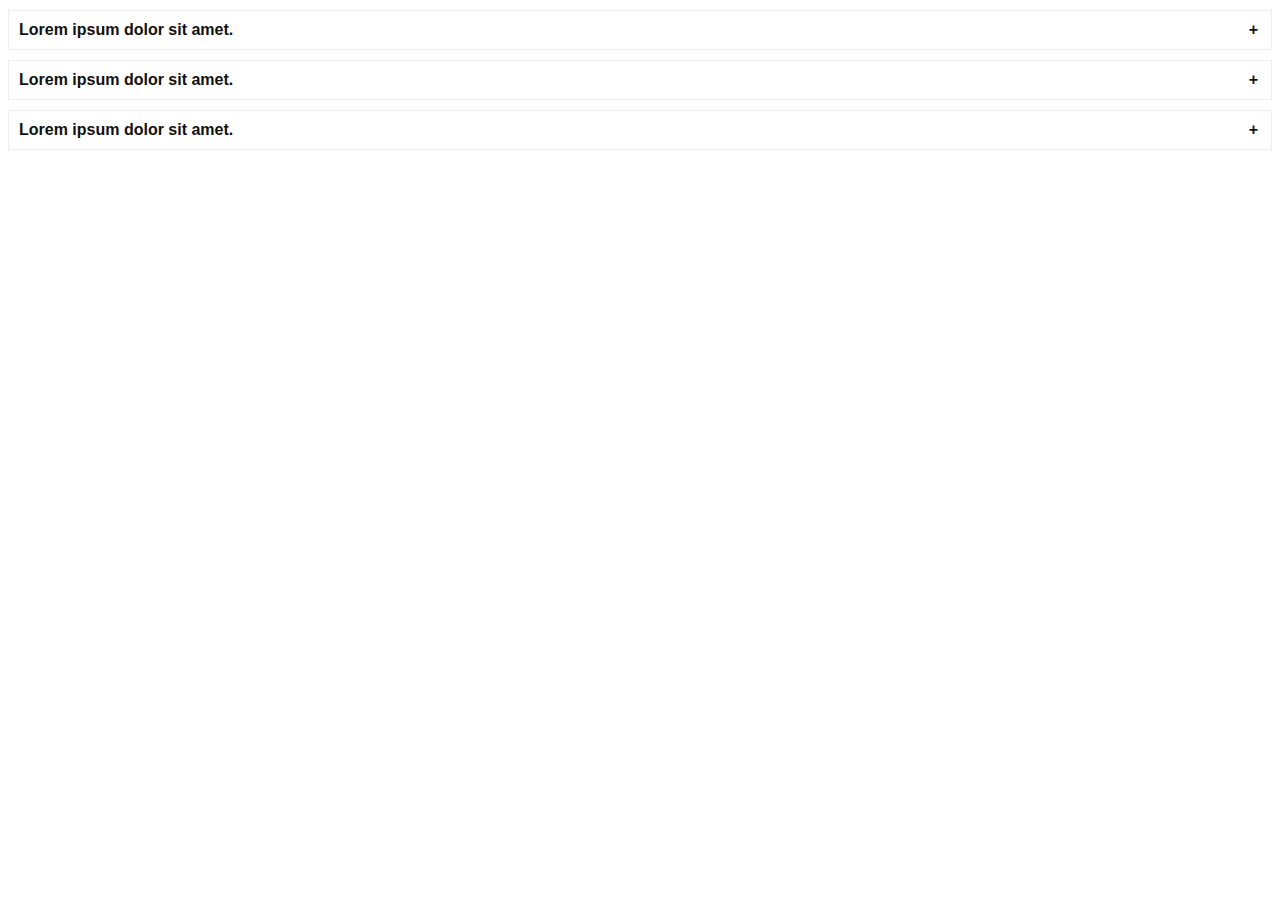
<file: HTML Evklid/accordion/index.html>
<!DOCTYPE html>
<html lang="en">
<head>
  <meta charset="utf-8">
  <meta name="viewport" content="width=device-width, initial-scale=1">
  <link rel="stylesheet" href="dist/accordion.min.css">
  <title>Accordion - Example</title>
</head>
<body>

<div class="accordion-container">
  <div class="ac">
    <h2 class="ac-header">
      <button class="ac-trigger">Lorem ipsum dolor sit amet.</button>
    </h2>
    <div class="ac-panel">
      <p class="ac-text">Nulla et sodales nisl. Nam auctor quis odio eu congue. Lorem ipsum dolor sit amet, consectetur adipiscing elit.</p>
    </div>
  </div>

  <div class="ac">
    <h2 class="ac-header">
      <button class="ac-trigger">Lorem ipsum dolor sit amet.</button>
    </h2>
    <div class="ac-panel">
      <p class="ac-text">Nulla et sodales nisl. Nam auctor quis odio eu congue. Lorem ipsum dolor sit amet, consectetur adipiscing elit.</p>
    </div>
  </div>

  <div class="ac">
    <h2 class="ac-header">
      <button class="ac-trigger">Lorem ipsum dolor sit amet.</button>
    </h2>
    <div class="ac-panel">
      <p class="ac-text">Nulla et sodales nisl. Nam auctor quis odio eu congue. Lorem ipsum dolor sit amet, consectetur adipiscing elit.</p>
    </div>
  </div>
</div>

<script src="dist/accordion.min.js"></script>

<script>
  new Accordion('.accordion-container');
</script>

</body>
</html>
</file>
<file: HTML Evklid/css/style.css>
html {
  box-sizing: border-box;
}

*,
*::before,
*::after {
  box-sizing: inherit;
}

a {
  color: inherit;
  text-decoration: none;
}

img {
  max-width: 100%;
}

@font-face {
  font-family: "Montserrat";
  src: local("Montserrat-Bold"),
    url("../fonts/MontserratBold.woff2") format("woff2"),
    url("../fonts/Montserrat-Bold.woff") format("woff");
  font-weight: 700;
  font-style: normal;
  font-display: swap;
}

@font-face {
  font-family: "Montserrat";
  src: local("Montserrat-Regular"),
    url("../fonts/MontserratRegular.woff2") format("woff2"),
    url("../fonts/Montserrat-Regular.woff") format("woff");
  font-weight: 400;
  font-style: normal;
  font-display: swap;
}

@font-face {
  font-family: "Montserrat";
  src: local("Montserrat-ExtraBold"),
    url("../fonts/MontserratExtraBold.woff2") format("woff2"),
    url("../fonts/Montserrat-ExtraBold.woff") format("woff");
  font-weight: 800;
  font-style: normal;
  font-display: swap;
}


body {
  min-width: 320px;
  font-family: "Montserrat", sans-serif;
  font-weight: 400;
  background: var(--white);
}

:root {
  --body: #E5E5E5;
  --black: #333333;
  --white: #FFFFFF;
  --lightorange: #F7B045;
  --orange: #FF9900;
  --darckorange: #E1670E;
  --gray: #666666;
  --darckgray: #414141;
  --lightgray: #CACACA;
  --input: #414141;
  --footer: #000000;
  --width-plus: calc(60% + 1px);
}

/* glob */
.list-reset {
  margin: 0;
  padding: 0;
  list-style: none;
}

.btn-reset {
  padding: 0;
  border: none;
  background-color: transparent;
  cursor: pointer;
}

.flex {
  display: flex;
}

.container {
  max-width: 1920px;
  padding: 36px 75px;
  margin: 0 auto;
}

.section-offset {
  padding-top: 40px;
  padding-bottom: 40px;
}

.h1,
h2,
h3,
h4,
h5,
h6,
p,
ul {
  margin-top: 0;
}


/* header */
.header {
  padding: 14px 0;
  background: var(--white);
  box-shadow: 0px 5px 40px rgba(0, 0, 0, 0.1);
  border-radius: 0px 0px 32px 32px;
  margin-bottom: 50px;
  position: relative;
}

.header__container {
  align-items: center;
}

.header__icon {
  margin-right: auto;
}

.nav__item:not(:last-child) {
  margin-right: 85px;
}

.nav__link {
  position: relative;
  font-weight: 600;
  font-size: 18px;
  color: var(--black);
  transition: color 0.3s ease-in-out;
}

.nav__link:focus {
  outline: 2px solid var(--orange);
  outline-offset: 2px;
}

.nav__link:hover::after {
  opacity: 1;
}

.nav__link::after {
  content: "";
  position: absolute;
  left: 0;
  bottom: 0;
  width: 100%;
  height: 2px;
  background-color: var(--orange);
  opacity: 0;
  transition: opacity 0.3s ease-in-out;
}

.nav__link:active {
  color: var(--darckorange);
  outline: none;
  opacity: 1;
}

.nav__link:active::after {
  color: var(--darckorange);
  opacity: 1;
}

.header__btn {
  margin-left: 260px;
  stroke: var(--black);
  transition: stroke 0.3s ease-in-out;
}

.header__btn:hover {
  stroke: var(--orange);
}

.header__btn:hover svg rect {
  fill: var(--orange);
}

.header__btn:focus {
  outline-offset: 2px;
  stroke: var(--black);
  fill: var(--black);
}

.header__btn:active {
  outline: none;
  stroke: var(--orange);
}

.header__btn {
  margin-left: auto;
  cursor: pointer;
}

.header__search {
  position: absolute;
  min-width: 539px;
  right: 75px;
  display: flex;
  align-items: center;
  padding: 16px 18px 22px 32px;
  background-color: #ffffff;
  background: #FFFFFF;
  box-shadow: 0px 0px 20px rgba(0, 0, 0, 0.12);
  border-radius: 24px;
  transition: visibility 0.2s, opacity 0.2s;
  visibility: hidden;
  opacity: 0;
}

.header__search--opened {
  visibility: visible;
  opacity: 1;
}

.header__form {
  margin-right: 22px;
  display: flex;
  min-width: 412px;
}

.header__form-input {
  color: #CACACA;
  border: none;
  border-bottom: 1px solid #cacaca;
  width: calc(100% - 60px);
  padding: 0;
  margin-right: 14px;
}

.header__form-submit {
  border: none;
  padding: 0;
  margin-right: 20px;
  stroke: var(--black);
  fill: var(--black);
  transition: stroke 0.3s ease-in-out;
}

.header__form-submit svg rect {
  fill: var(--orange);
}

.header__form-submit {
  background: none;
  outline: none;
  padding: 0;
  stroke: var(--orange);
}

.header__form--closed {
  background: none;
  border: none;
  padding: 0;
  stroke: #CACACA;
  fill: #CACACA;
  transition: stroke 0.3s ease-in-out;
}

.header__form--closed svg rect {
  fill: var(--black);
}

.header__form--closed {
  outline: none;
  stroke: var(--black);
}

.header__form--closed:hover {
  stroke: var(--orange);
}

.header__form--closed:hover svg rect {
  fill: var(--orange);
}

.header__form--closed:focus {
  outline-offset: 2px;
  outline: 2px solid var(--orange);
  stroke: #CACACA;
  fill: #CACACA;
}

.nav__close {
  display: none;
}


/* hero */
.hero {
  padding-bottom: 25px;
}

.hero__content {
  position: relative;
  z-index: 1;

  pointer-events: none;

  padding-top: 100px;
  padding-bottom: 100px;
  padding-left: 80px;
  border-radius: 32px;
  flex-direction: column;
  align-items: flex-start;
}

.hero__title {
  margin-bottom: 24px;
  font-weight: 800;
  font-size: 70px;
  line-height: 85px;
  max-width: 837px;
  color: var(--white);
  margin-top: 0;
}

.hero__descr {
  margin-bottom: 90px;
  font-weight: 700;
  font-size: 24px;
  line-height: 29px;
  max-width: 790px;
  color: var(--white);
}

.hero__btn {
  position: relative;
  outline: none;
  pointer-events: auto;
  max-width: 280px;
  padding: 25px 39px;
  font-weight: 700;
  font-size: 23px;
  line-height: 28px;
  text-align: center;
  background-color: var(--orange);
  color: var(--white);
  transition: background-color 0.3s ease-in-out;
  border-radius: 16px;
}

.hero__btn::after {
  content: "";
  position: absolute;
  border-radius: inherit;
  border: 1px solid var(--orange);
  outline: none;
  opacity: 0;
  transition: opacity 0.3s ease-in-out;
}

.hero__btn:focus::after {
  opacity: 1;
}

.hero__btn:hover {
  background-color: var(--lightorange);
}

.hero__btn:active {
  background-color: var(--darckorange);
}

.hero__btn:active::after {
  opacity: 0;
}


.swiper-box {
  position: relative;
}

.swiper {
  position: absolute;
  width: 1170px;
  left: 0;
  height: 0;
  width: 100%;
  height: 100%;
  overflow: hidden;
  margin: 0 auto;
  border-radius: 32px;
}

.swiper-slide {
  background-size: cover;
  display: flex;
}

.swiper-horizontal>.swiper-pagination-bullets .swiper-pagination-bullet, .swiper-pagination-horizontal.swiper-pagination-bullets .swiper-pagination-bullet {
  margin: 0 20px;
}

.swiper-pagination-bullet {
  width: 15px;
  height: 15px;
}

.swiper-pagination-bullet-active {
  background: var(--white);
}


/* about-us */
.about {
  padding-top: 25px;
  padding-bottom: 50px;
}

.about__title {
  margin-bottom: 20px;
  font-weight: 400;
  font-size: 48px;
  line-height: 59px;
  color: var(--black);
}

.about__descr {
  margin-bottom: 50px;
  font-weight: 400;
  font-size: 16px;
  line-height: 32px;
  max-width: 1235px;
  color: var(--black);
}

.about__content {
  gap: 32px;
}

.about__info-block {
  display: flex;
  width: calc((100% - 32px) / 2);
  background: url("../img/image1.png") no-repeat transparent;
  background-size: cover;
  align-items: flex-end;
  border-radius: 32px;
}

.about__info-item {
  background: rgba(0, 0, 0, 0.5);
  display: flex;
  margin-right: 0;
  align-items: center;
  justify-content: space-between;
  border-radius: 32px;
}

.about__info-descr {
  margin: 0;
  width: 50%;
  font-size: 16px;
  font-weight: 700;
  line-height: 32px;
  color: var(--white);
  margin-left: 50px;
  margin-top: 50px;
  margin-bottom: 50px;
}

.about__btn {
  position: relative;
  margin-right: 50px;
  font-weight: 700;
  font-size: 16px;
  line-height: 20px;
  color: var(--white);
  padding: 20px 38px;
  border: 3px solid var(--orange);
  border-radius: 16px;
  transition: background-color 0.3s ease-in-out;
}

.about__btn::after {
  content: "";
  position: absolute;
  border-radius: inherit;
  border: 1px solid var(--orange);
  outline: none;
  opacity: 0;
  transition: opacity 0.3s ease-in-out;
}

.about__btn:focus::after {
  opacity: 1;
}

.about__btn:hover {
  background-color: var(--orange);
  color: var(--white);
}

.about__btn:active {
  background-color: var(--darckorange);
  border: none;
  color: var(--white);
}

.about__btn:active::after {
  opacity: 0;
}

.about__list-block {
  width: calc((100% - 32px) / 2);
}

.about__item-fig {
  border: 1px solid #CACACA;
  border-radius: 32px;
  margin-bottom: 32px;
  padding-left: 300px;
  padding-top: 65px;
  padding-bottom: 65px;
  padding-right: 120px;
}

.about__item-fig:last-child {
  margin-bottom: 0px;
}

.about__item-coube {
  background: url("../img/about1.svg") no-repeat transparent;
  background-position: 60px 50%;
}

.about__item-circle {
  background: url("../img/about2.svg") no-repeat transparent;
  background-position: 60px 50%;
}

.about__item-title {
  margin-bottom: 8px;
  font-weight: 700;
  font-size: 24px;
  line-height: 29px;
}

.about__item-descr {
  font-weight: 400;
  font-size: 16px;
  line-height: 32px;
  color: #000000;
  margin-bottom: 0;
}

/* steps */
.steps {
  padding-top: 50px;
  padding-bottom: 50px;
}

.steps__title {
  margin-bottom: 50px;
  font-weight: 400;
  font-size: 48px;
  line-height: 59px;
  color: var(--black);
}

.steps__list {
  margin-bottom: 45px;

}

.steps__link {
  margin-right: 85px;
  position: relative;
  font-size: 18px;
  line-height: 22px;
  color: var(--black);
  transition: color 0.3s ease-in-out;
}

.steps__link:hover {
  color: var(--orange);
}

.steps__link:active {
  outline-offset: 2px;
  outline: 2px solid var(--orange);
  color: var(--black);
}

.steps__link:focus {
  outline: none;
  color: var(--darckorange);
}

.steps__info {
  margin-right: 142px;
  flex-grow: 1;
  display: flex;
  flex-direction: column;
}

.steps__info-title {
  font-weight: 700;
  font-size: 24px;
  margin-bottom: 8px;
}

.steps__info-descr {
  max-width: 758px;
  line-height: 32px;
  font-size: 16px;
  margin-bottom: 18px;
}

.steps__info-btns {
  display: flex;
  align-items: center;
  margin-top: auto;
}

.button-1 {
  position: relative;
  outline: none;
  min-width: 175px;
  padding: 20px 38px;
  font-family: inherit;
  font-weight: 700;
  font-size: 16px;
  line-height: 20px;
  text-align: center;
  margin-right: 32px;
  background-color: var(--orange);
  color: var(--white);
  transition: background-color 0.3s ease-in-out;
  border-radius: 16px;
}

.button-1::after {
  content: "";
  position: absolute;
  border-radius: inherit;
  border: 1px solid var(--orange);
  outline: none;
  opacity: 0;
  transition: opacity 0.3s ease-in-out;
}

.button-1:focus::after {
  opacity: 1;
}

.button-1:hover {
  background-color: var(--lightorange);
}

.button-1:active {
  background-color: var(--darckorange);
}

.button-1:active::after {
  opacity: 0;
}

.button-2 {
  position: relative;
  outline: none;
  min-width: 147px;
  padding: 20px 38px;
  font-family: inherit;
  font-weight: 400;
  font-size: 16px;
  line-height: 20px;
  text-align: center;
  background-color: var(--white);
  color: var(--black);
  border: 1px solid #000000;
  border-radius: 16px;
  transition: background-color 0.3s ease-in-out;
}

.button-2::after {
  content: "";
  position: absolute;
  border-radius: inherit;
  border: 1px solid var(--gray);
  outline: none;
  opacity: 0;
  transition: opacity 0.3s ease-in-out;
}

.button-2:focus::after {
  opacity: 1;
}

.button-2:hover {
  background-color: var(--gray);
  color: var(--white);
}

.button-2:active {
  background-color: var(--black);
  border: none;
  color: var(--white)
}

.button-2:active::after {
  opacity: 0;
}

.steps__image {
  background-repeat: no-repeat;
  background-position: right center;
  max-width: 870px;
  background-size: contain;
}

.steps__img {
  border-radius: 32px;
  object-fit: cover;
  width: 100%;
}

.steps__info-title {
  font-weight: 700;
  line-height: 32px;
  padding-bottom: 8px;
}

.steps__info-descr {
  font-weight: 400;
  line-height: 32px;
  padding-bottom: 18px;
}

.tabs-nav__btn--active {
  color: var(--darckorange);
}

.tabs-item {
  display: none;
}

.tabs-item--active {
  display: flex;
}

/* questions */
.questions {
  padding-top: 50px;
  padding-bottom: 100px;
}

.questions__title {
  font-weight: 400;
  font-size: 48px;
  line-height: 59px;
  margin-bottom: 32px;
}

.questions__item-top {
  border: 0;
  padding-top: 30px;
  padding-bottom: 30px;
  border-top: 1px solid transparent;
  border-bottom: 1px solid grey;
  display: flex;
  cursor: pointer;
  align-items: center;
  width: 100%;
  background-color: transparent;
  position: relative;
  margin-top: -1px;
  transition: border-color 0.3s ease-in-out;

  -webkit-tap-highlight-color: transparent;
  outline: none;
}

.questions__list-item:first-child .questions__item-top {
  border-top: 1px solid gray;
}

.questions__item {
  margin-right: auto;
  text-align: left;
  font-weight: 700;
  font-size: 24px;
  line-height: 32px;
  font-weight: bold;
  color: var(--footer);
  transition: color 0.3s ease-in-out;
}

.questions__item-top:active {
  outline: 0;
}

.questions__item-top:hover:not(:focus),
.questions__item-top:active:not(:focus),
.questions__list-item:first-child .questions__item-top:hover:not(:focus),
.questions__list-item:first-child .questions__item-top:active:not(:focus) {
  border-color: orange;
}

.questions__item-top:hover:not(:focus) .accordion__title,
.questions__item-top:active:not(:focus) .accordion__title {
  color: orange;
}

.questions__item-top:hover:not(:focus) .questions__icon path,
.questions__item-top:active:not(:focus) .questions__icon path {
  color: orange;
}

.questions__icon,
.questions__icon:before,
.questions__icon:after {
  position: absolute;
  transition: background-color 0.3s ease-in-out, transform 0.3s ease-in-out;
}

.questions__item-top:hover:not(:focus) .questions__icon:before,
.questions__item-top:hover:not(:focus) .questions__icon:after,
.questions__item-top:active:not(:focus) .questions__icon:before,
.questions__item-top:active:not(:focus) .questions__icon:after {
  background-color: var(--white);
}

.accordion--active .questions__icon {
  transform: rotate(45deg);
}

.questions__icon {
  position: relative;
  padding: 0;
  cursor: pointer;
  border: 0;
  transition: background-color 0.3s ease-in-out, color 0.3s ease-in-out;
}

.questions__item-top:hover svg ellipse {
  fill: var(--orange);
}

.questions__item-top:hover svg path {
  fill: var(--white);
}

.questions__item-top:active svg ellipse {
  fill: var(--orange);
}

.questions__item-top:active svg path {
  fill: var(--white);
}

.questions__item-top:focus svg ellipse {
  fill: var(--lightgray);
}

.questions__item-top:focus svg path {
  fill: var(--footer);
}

.questions__btn-plus {
  min-width: 50px;
  min-height: 50px;
  flex-shrink: 0;
}

.accordion__content {
	overflow: hidden;
	visibility: hidden;
	transition-property: height, visibility;
	transition-timing-function: ease;
}

.accordion--active .accordion__content {
	visibility: visible;
}

.list {
	list-style: none;
	padding: 0;
}

.accordion__descr1 {
  font-weight: 400;
  font-size: 16px;
  line-height: 32px;
  padding-top: 30px;
  padding-bottom: 32px;
}

.accordion__descr2 {
  font-weight: 400;
  font-size: 16px;
  line-height: 32px;
  padding-bottom: 40px;
}

/* footer */
.footer {
  background: var(--footer);
}

.footer__container {
  padding-bottom: 50px;
  padding-top: 50px;
  justify-content: space-between;
}

.footer__left {
  width: 40%;
}

.footer__logo {
  margin-bottom: 20px;
}

.footer__nav {
  margin-bottom: 90px;
}

.footer__nav-link {
  position: relative;
  font-weight: 500;
  font-size: 18px;
  line-height: 36px;
  color: var(--lightgray);
}

.footer__nav-link:focus {
  outline-offset: 2px;
  outline: 2px solid var(--orange);
  color: var(--lightgray);
}

.footer__nav-link:hover {
  color: var(--orange);
}

.footer__nav-link:active {
  outline: none;
  color: var(--darckorange);
}

.footer__social-item:not(:last-child) {
  margin-right: 25px;
}

.footer__social-link {
  display: block;
  position: relative;
  width: 60px;
  height: 60px;
  background-position: center;
  background-repeat: no-repeat;
  background-size: contain;
}

.footer__social-link svg {
  fill: var(--gray);
  transition: fill 0.3s ease-in-out;
}

.footer__social-link:hover svg {
  fill: var(--orange);
}

.footer__social-link:focus svg {
  outline-offset: 2px;
  outline: 2px solid var(--orange);
}

.footer__social-link:active svg {
  outline: none;
  fill: var(--darckorange);
}

.footer__request {
  width: 50%;
}

.footer__title {
  margin: 0;
  font-weight: 400;
  font-size: 48px;
  line-height: 59px;
  color: var(--lightgray);
  margin-bottom: 25px;
}

.footer__form-input {
  padding-left: 24px;
  max-width: 570px;
  width: 100%;
  height: 60px;
  background-color: var(--input);
  border: 1px solid var(--input);
  font-weight: 400;
  font-size: 16px;
  color: var(--white);
  border-radius: 16px;
  margin-bottom: 25px;
  transition: background-color 0.3s ease-in-out;
}

.footer__form-input:focus {
  outline: none;
  background-color: var(--gray);

}

.footer__form-input:hover {
  background-color: var(--gray);

}

.footer__form-input:active {
  background-color: var(--gray);
  color: var(--white)
}

.footer__form-textarea {
  padding-left: 24px;
  padding-top: 14px;
  max-width: 570px;
  width: 100%;
  height: 150px;
  background-color: #414141;
  border: 1px solid #414141;
  font-weight: 400;
  font-size: 16px;
  color: var(--white);
  border-radius: 16px;
  margin-bottom: 32px;
  transition: background-color 0.3s ease-in-out;
}

.footer__form-textarea:focus {
  outline: none;
  background-color: var(--gray);

}

.footer__form-textarea:hover {
  background-color: var(--gray);

}

.footer__form-textarea:active {
  background-color: var(--gray);
  color: var(--white)
}

.footer__form-button {
  display: flex;
  align-items: center;
}

.footer__form-btn {
  position: relative;
  outline: none;
  min-width: 269px;
  padding: 19px 52px;
  font-family: inherit;
  font-weight: 700;
  font-size: 16px;
  line-height: 20px;
  text-align: center;
  margin-right: 22px;
  background-color: var(--orange);
  color: var(--white);
  transition: background-color 0.3s ease-in-out;
  border-radius: 16px;
}

.footer__form-btn::after {
  content: "";
  position: absolute;
  border-radius: inherit;
  border: 1px solid var(--orange);
  outline: none;
  opacity: 0;
  transition: opacity 0.3s ease-in-out;
}

.footer__form-btn:focus::after {
  opacity: 1;
}

.footer__form-btn:hover {
  background-color: var(--lightorange);
}

.footer__form-btn:active {
  background-color: var(--darckorange);
}

.footer__form-btn:active::after {
  opacity: 0;
}

.footer__form-check {
  position: relative;
  display: inline-block;
  vertical-align: middle;
  font-weight: 400;
  font-size: 16px;
  line-height: 32px;
  color: var(--lightgray);
}

.footer__checkbox {
  width: 14px;
  height: 14px;
  border: 1px solid #CACACA;
  border-radius: 2px;
  vertical-align: middle;
}

.footer__info {
  width: 26%;
}

.footer__descr {
  width: 363px;
  font-weight: 400;
  font-size: 16px;
  line-height: 32px;
  color: var(--lightgray);
  margin-top: 87px;
}
</file>
<file: HTML Evklid/css/media.css>
@media (max-width: 1466px) {

  .container {
    padding: 0 50px;
    margin: 0 auto;
  }

  .header {
    padding: 26px 0;
    margin-bottom: 40px;
  }

  .header__nav {
    position: absolute;
    top: 0;
    left: 0;
    min-width: 250px;
    height: 100vh;
    z-index: 1000;
    padding: 50px;
    box-shadow: 0 05px #888;
    background-color: #fff;
    overflow-y: auto;
    visibility: hidden;
    transform: translateX(-120%);
    transition: visibility 0.3s ease-in-out, transform 0.3s ease-in-out;
  }

  .header__nav
  .nav__list {
    flex-direction: column;
  }

  .header__nav
  .nav__item:not(:last-child) {
    margin-right: 0;
    margin-bottom: 30px;
  }

  .header__nav
  .header__nav__link {
    font-size: 18px;
  }

  .header__nav--active {
    visibility: visible;
    transform: none;
    background: #FFFFFF;
    box-shadow: 0px 5px 40px rgb(0 0 0 / 10%);
    border-radius: 0px 0px 32px 32px;
    height: 808px;
    width: 420px;
  }

  .burger--active
  .burger__line {
    background-color: var(--darckorange);
    transform-origin: center;
    transition: transform 0.3s ease-in-out, top 0.3s ease-in-out, left 0.3s ease-in-out;
  }

  .burger:hover {
    outline-offset: 2px;
    outline: 2px solid var(--orange);
    transition: transform 0.3s ease-in-out, top 0.3s ease-in-out, left 0.3s ease-in-out;
  }

  .stop-scroll {
    overflow: hidden;
  }

  .burger {
    position: relative;
    display: block;
    color: #000000;
    width: 30px;
    height: 30px;
  }

  .burger__line {
    position: absolute;
    width: 30px;
    height: 3px;
    background-color: #000000;

    -webkit-transform: translateX(-50%);
    -ms-transform: translateX(-50%);
        transform: translateX(-50%);
  }

  .burger__line:nth-child(1) {
    top: 7px;
  }

  .burger__line:nth-child(3) {
    bottom: 7px;
  }

  .burger__line:nth-child(2) {
    top: 50%;
    transform: translateX(-50%) translateY(-50%);
  }

  .header__icon {
    width: 150px;
    margin: auto;
  }

  .header__btn {
    width: 22px;
    margin-left: 0;
  }

 .nav__close {
    display: block;
    background: none;
    border: none;
    width: 23px;
    height: 23px;
    margin-bottom: 107px;
    padding: 0;
  }

  .nav__link {
    font-size: 24px;
    line-height: 29px;
    margin-bottom: 60px;
  }

.header__search {
  right: 0;
}

  .hero {
    padding-bottom: 17px;
  }

  .hero__content {
    padding-top: 160px;
    padding-bottom: 160px;
    padding-left: 77px;
    border-radius: 32px;
    flex-direction: column;
    align-items: flex-start;
  }

  .hero__title {
    margin-bottom: 16px;
    margin-top: 0;
    font-size: 60px;
    line-height: 73px;
  }

  .hero__descr {
    margin-bottom: 60px;
    font-size: 20px;
    line-height: 24px;
  }

  .about {
    padding-top: 17px;
    padding-bottom: 40px;
  }

  .about__descr {
    margin-bottom: 60px;
  }

  .about__content {
    display: block;
  }

  .about__info-block {
    display: block;
    margin-bottom: 32px;
    width: 100%;
    min-height: 622px;
    display: flex;
    justify-content: flex-end;
  }

  .about__list-block {
    width: 100%;
  }

  .about__item-fig:not(:nth-child(3n)) {
    margin-left: 0;
  }

  .about__item-coube {
    background-position: 60px 50%;
  }

  .about__item-circle {
    background-position: 60px 50%;
  }

  .steps {
    padding-top: 40px;
    padding-bottom: 40px;
  }

  .steps__info {
    margin-right: 50px;
  }

  .steps__info-descr {
    width: 437px;
  }

  .steps__info-title {
    padding-bottom: 0;
  }

  .steps__info-descr {
    padding-bottom: 0;
  }

  .questions {
    padding-top: 40px;
    padding-bottom: 80px;
  }

  .footer__container {
    padding-top: 50px;
    padding-bottom: 50px;
  }

  .footer__info {
    display: none;
  }

  .footer__request {
    margin-right: 0;
  }

}


@media (max-width: 1024px) {

  .container {
    padding: 0 50px;
    margin: 0 auto;
  }

  .header {
    padding: 26px 0;
    margin-bottom: 40px;
  }

  .header__icon {
    width: 150px;
    margin: auto;
  }

  .header__btn {
    width: 22px;
  }

  .hero {
    padding-bottom: 17px;
  }

  .hero__content {
    padding-top: 160px;
    padding-bottom: 160px;

    padding-left: 77px;
    border-radius: 32px;
    flex-direction: column;
    align-items: flex-start;
  }

  .hero__title {
    margin-bottom: 16px;
    margin-top: 0;
    font-size: 60px;
    line-height: 73px;
  }

  .hero__descr {
    margin-bottom: 60px;
    font-size: 20px;
    line-height: 24px;
  }

  .about {
    padding-top: 17px;
    padding-bottom: 40px;
  }

  .about__descr {
    margin-bottom: 60px;
  }

  .about__content {
    display: block;
  }

  .about__info-block {
    display: block;
    margin-bottom: 32px;
    width: 100%;
    min-height: 640px;
    display: flex;
    justify-content: flex-end;
  }

  .about__list-block {
    width: 100%;
  }

  .about__item-fig:not(:nth-child(3n)) {
    margin-left: 0;
  }

  .about__item-coube {
    background-position: 60px 50%;
  }

  .about__item-circle {
    background-position: 60px 50%;
  }

  .steps {
    padding-top: 40px;
    padding-bottom: 40px;
  }

  .steps__info {
    margin-right: 50px;
  }

  .steps__info-descr {
    width: 437px;
  }

  .steps__info-title {
    padding-bottom: 0;
  }

  .steps__info-descr {
    padding-bottom: 0;
  }

  .questions {
    padding-top: 40px;
    padding-bottom: 80px;
  }

  .questions__item {
    font-size: 20px;
    line-height: 32px;
  }

  .footer__container {
    padding-top: 50px;
    padding-bottom: 50px;
  }

  .footer__info {
    display: none;
  }

  .footer__left {
    width: 45%;
  }

  .footer__request {
    width: 60%;
  }

  .footer__form-button {
    flex-direction: column;
  }

  .footer__form-btn {
    min-width: 241px;
    margin-bottom: 20px;
    padding: 19px 38px;
  }

}


@media (max-width: 900px) {

  .container {
    padding: 0 50px;
    margin: 0 auto;
  }

  .header {
    padding: 11px 0;
    margin-bottom: 40px;
  }

  .header__icon {
    width: 150px;
    margin: auto;
  }

  .header__btn {
    width: 22px;
  }

  .header__nav--active {
    height: 771px;
    width: 420px;
  }

  .hero {
    padding-bottom: 17px;
  }

  .hero__content {
    padding-left: 40px;
  }

  .hero__title {
    margin-bottom: 16px;
    margin-top: 0;
    font-size: 50px;
    line-height: 61px;
  }

  .hero__descr {
    margin-bottom: 60px;
    font-size: 18px;
    line-height: 22px;
  }

  .about {
    padding-top: 17px;
    padding-bottom: 40px;
  }

  .about__info-block {
    min-height: 650px;
  }

  .about__item-fig {
    padding-left: 26%;
    padding-top: 35px;
    padding-bottom: 35px;
    padding-right: 48px;
    background-size: 18%;
  }

  .about__item-coube {
    background-position: 40px 35%;
  }

  .about__item-circle {
    background-position: 40px 40%;
  }

  .steps {
    padding-top: 40px;
    padding-bottom: 25px;
  }

  .steps__list {
    margin-bottom: 50px;
    width: 100%;
    justify-content: space-between;
  }

  .steps__link {
    margin-right: 0;
  }

  .steps__content-item {
    flex-wrap: wrap-reverse;
  }

  .steps__image {
    margin-bottom: 38px;
  }

  .steps__img {
    border-radius: 24px;
  }

  .steps__info {
    margin-right: 0;
  }

  .steps__info-title {
    font-weight: 700;
    line-height: 24px;
    margin-bottom: 8px;
  }

  .steps__info-descr {
    font-weight: 400;
    line-height: 32px;
    margin-bottom: 25px;
    width: auto;
  }

  .questions {
    padding-top: 25px;
    padding-bottom: 111px;
  }

  .questions__item {
    font-size: 22px;
  }

  .footer__container {
    padding-bottom: 50px;
    padding-top: 50px;
    flex-direction: column-reverse;
  }

  .footer__nav {
    display: none;
  }

  .footer__request {
    width: 100%;
    margin-bottom: 50px;
  }
}


@media (max-width: 768px) {

  .container {
    padding: 0 50px;
    margin: 0 auto;
  }

  .header {
    padding: 11px 0;
    margin-bottom: 40px;
  }

  .header__icon {
    width: 150px;
    margin: auto;
  }

  .header__btn {
    width: 22px;
  }

  .header__search {
    min-width: 320px;
    height: 69px;
  }

  .hero {
    padding-bottom: 17px;
  }

  .hero__content {
    padding-left: 40px;
  }

  .hero__title {
    margin-bottom: 16px;
    margin-top: 0;
    font-size: 50px;
    line-height: 61px;
  }

  .hero__descr {
    margin-bottom: 60px;
    font-size: 18px;
    line-height: 22px;
  }

  .about {
    padding-top: 17px;
    padding-bottom: 40px;
  }

  .about__info-block {
    min-height: 650px;
  }

  .about__item-fig {
    padding-left: 26%;
    padding-top: 35px;
    padding-bottom: 35px;
    padding-right: 48px;
    background-size: 18%;
  }

  .about__item-coube {
    background-position: 40px 35%;
  }

  .about__item-circle {
    background-position: 40px 40%;
  }

  .steps {
    padding-top: 40px;
    padding-bottom: 25px;
  }

  .steps__content-item {
    flex-wrap: wrap-reverse;
  }

  .steps__image {
    margin-bottom: 38px;
    height: 284px;
    width: 100%;
  }

  .steps__img {
    border-radius: 24px;
  }

  .steps__info {
    margin-right: 0;
  }

  .steps__info-title {
    font-weight: 700;
    line-height: 24px;
    margin-bottom: 8px;
  }

  .steps__info-descr {
    font-weight: 400;
    line-height: 32px;
    margin-bottom: 25px;
    width: auto;
  }

  .questions {
    padding-top: 25px;
    padding-bottom: 111px;
  }

  .questions__item {
    font-size: 22px;
  }

  .footer__container {
    padding-bottom: 50px;
    padding-top: 50px;
    flex-direction: column-reverse;
  }

  .footer__nav {
    display: none;
  }

  .footer__request {
    width: 100%;
    margin-bottom: 50px;
  }

  .footer__form-button {
    margin-right: 100px;
  }

}


@media (max-width: 590px) {

  .container {
    padding: 0 15px;
    margin: 0 auto;
  }

  .header {
    padding: 17px 15px;
    margin-bottom: 30px;
  }

  .header__icon {
    width: 110px;
    margin: auto;
  }

  .header__btn {
    width: 22px;
  }

  .header__nav--active {
    height: 407px;
    width: 100%;
  }

  .header__search {
    width: 100%;
    height: 69px;
    right: 0;
    padding: 21px 22px 21px 15px;
    border-radius: 0px 0px 24px 24px;
  }

  .header__form {
    min-width: 0;
    width: 100%;
  }

  .header__form-input {
    margin-right: 0;
  }

  .nav__link {
    font-size: 16px;
    line-height: 20px;
    margin-bottom: 30px;
  }

  .nav__close {
    margin-bottom: 32px;
    padding: 0;
  }

  .hero {
    padding-bottom: 30px;
  }

  .hero__content {
    padding-left: 22px;
    padding-right: 22px;
    padding-top: 60px;
    padding-bottom: 60px;
    text-align: center;
    border-radius: 16px;
  }

  .hero__title {
    margin-bottom: 6px;
    margin-top: 0;
    font-size: 20px;
    line-height: 24px;
    text-align: center;
  }

  .hero__descr {
    margin-bottom: 32px;
    font-size: 12px;
    line-height: 15px;
    text-align: center;
  }

  .hero__btn {
    align-items: center;
    max-width: 280px;
    padding: 13px 28px;
    font-weight: 700;
    font-size: 12px;
    line-height: 15px;
    border-radius: 8px;
  }

  .swiper-pagination-bullet {
    width: 10px;
    height: 10px;
  }

  .about {
    padding-top: 30px;
    padding-bottom: 30px;
  }

  .about__title {
    margin-bottom: 20px;
    font-weight: 400;
    font-size: 24px;
    line-height: 29px;
  }

  .about__descr {
    margin-bottom: 14px;
    font-weight: 400;
    font-size: 14px;
    line-height: 28px;
  }

  .about__info-block {
    background: url("../img/image2.png") no-repeat transparent;
    width: 100%;
    min-height: auto;
    padding-top: 72%;
    background-position: left top;
    background-size: 100%;
    border-radius: 16px;
    margin-bottom: 32px;
  }

  .about__info-item {
    background-color: rgba(0, 0, 0, 0);
    flex-direction: column;
  }

  .about__info-descr {
    width: auto;
    margin: 0;
    font-size: 14px;
    font-weight: 400;
    line-height: 28px;
    color: #000000;
    ;
    margin-bottom: 12px;
  }

  .about__btn {
    margin-right: auto;
    font-weight: 700;
    font-size: 12px;
    line-height: 15px;
    color: #FF9900;
    padding: 12px 44px;
    border: 2px solid #FF9900;
    border-radius: 8px;
  }

  .about__item-fig {
    border: none;
    padding-top: 20%;
    background-position: left top;
    background-size: 20%;

    padding-bottom: 0;
    padding-right: 0;
    padding-left: 0;
    margin-bottom: 32px;
  }

  .about__item-fig:last-child {
    margin-bottom: 0px;
  }

  .about__item-title {
    margin-bottom: 4px;
    font-weight: 500;
    font-size: 18px;
    line-height: 22px;
  }

  .about__item-descr {
    font-weight: 400;
    font-size: 14px;
    line-height: 28px;
    color: #000000;
    margin-bottom: 0;
  }

  .steps {
    padding-top: 30px;
    padding-bottom: 30px;
  }

  .steps__title {
    margin-bottom: 20px;
    font-weight: 400;
    font-size: 24px;
    line-height: 29px;
  }

  .steps__list {
    margin-bottom: 16px;
  }

  .steps__link {
    width: 100%;
    text-align: left;
    font-weight: 400;
    font-size: 14px;
    line-height: 17px;
  }

  .steps__image {
    margin-bottom: 16px;
    height: 160px;
    width: 100%;
  }

  .steps__img {
    object-fit: cover;
    width: 100%;
    border-radius: 16px;
  }

  .steps__info-title {
    font-weight: 500;
    font-size: 18px;
    line-height: 32px;
    margin-bottom: 8px;
  }

  .steps__info-descr {
    width: auto;
    line-height: 28px;
    font-size: 14px;
    margin-bottom: 25px;
  }

  .button-1 {
    min-width: 162px;
    padding: 12px 44px;
    font-weight: 500;
    font-size: 12px;
    line-height: 15px;
    text-align: center;
    margin-right: 10px;
    border-radius: 8px;
  }

  .button-2 {
    min-width: 118px;
    padding: 12px 32px;
    font-weight: 400;
    font-size: 12px;
    line-height: 15px;
    text-align: center;
    border-radius: 8px;
  }

  .questions {
    padding-top: 30px;
    padding-bottom: 60px;
  }

  .questions__title {
    font-weight: 400;
    font-size: 24px;
    line-height: 29px;
    margin-bottom: 16px;
  }

  .questions__item {
    font-weight: 500;
    font-size: 14px;
    line-height: 24px;
  }

  .questions__btn-plus {
    min-width: 30px;
    min-height: 30px;
    width: 30px;
  }

  .footer__container {
    padding-bottom: 33px;
    padding-top: 33px;
    align-items: center;
  }

  .footer__title {
    font-weight: 400;
    font-size: 24px;
    line-height: 29px;
    margin-bottom: 20px;
  }

  .footer__form-input {
    padding-left: 20px;
    font-size: 14px;
  }

  .footer__form-textarea {
    padding-left: 20px;
    font-size: 14px;
    margin-bottom: 25px;
  }

  .footer__request {
    margin-bottom: 33px;
  }

  .footer__form-btn {
    min-width: 180px;
    padding: 12px 28px;
    font-weight: 700;
    font-size: 12px;
    line-height: 15px;
    text-align: center;
    border-radius: 8px;
  }

  .footer__form-button {
    margin-right: 0;
  }

  .footer__form-check {
    font-weight: 400;
    font-size: 12px;
    line-height: 15px;
    min-width: 180px;
  }

  .footer__logo {
    margin-bottom: 16px;
    min-width: 131px;
  }

  .footer__social-link {
    display: flex;
    width: 40px;
    height: 40px;
  }

}

@media (max-width: 320px) {

  .container {
    padding: 0 15px;
    margin: 0 auto;
  }

  .header {
    padding: 17px 15px;
    margin-bottom: 30px;
  }

  .header__nav {
    display: none;
  }

  .burger {
    position: relative;
    display: block;
    color: #000000;
    width: 30px;
    height: 30px;
  }

  .burger__line {
    position: absolute;
    width: 30px;
    height: 3px;
    background-color: #000000;
    transform: translateX(-50%);
  }

  .burger__line:nth-child(1) {
    top: 7px;
  }

  .burger__line:nth-child(3) {
    bottom: 7px;
  }

  .burger__line:nth-child(2) {
    top: 50%;
    transform: translateX(-50%) translateY(-50%);
  }

  .header__icon {
    width: 110px;
    margin: auto;
  }

  .header__btn {
    width: 22px;
  }

  .hero {
    padding-bottom: 30px;
  }

  .hero__content {
    padding-left: 22px;
    padding-right: 22px;
    padding-top: 60px;
    padding-bottom: 60px;
    text-align: center;
    border-radius: 16px;
  }

  .hero__title {
    margin-bottom: 6px;
    margin-top: 0;
    font-size: 20px;
    line-height: 24px;
    text-align: center;
  }

  .hero__descr {
    margin-bottom: 32px;
    font-size: 12px;
    line-height: 15px;
    text-align: center;
  }

  .hero__btn {
    align-items: center;
    max-width: 280px;
    padding: 13px 28px;
    font-weight: 700;
    font-size: 12px;
    line-height: 15px;
    border-radius: 8px;
  }

  .about {
    padding-top: 30px;
    padding-bottom: 30px;
  }

  .about__title {
    margin-bottom: 20px;
    font-weight: 400;
    font-size: 24px;
    line-height: 29px;
  }

  .about__descr {
    margin-bottom: 14px;
    font-weight: 400;
    font-size: 14px;
    line-height: 28px;
  }

  .about__info-block {
    background: url("../img/image2.png") no-repeat transparent;
    width: 100%;
    min-height: auto;
    padding-top: 72%;
    background-position: left top;
    background-size: 100%;
    border-radius: 16px;
    margin-bottom: 32px;
  }

  .about__info-item {
    background-color: rgba(0, 0, 0, 0);
    flex-direction: column;
  }

  .about__info-descr {
    width: auto;
    margin: 0;
    font-size: 14px;
    font-weight: 400;
    line-height: 28px;
    color: #000000;
    ;
    margin-bottom: 12px;
  }

  .about__btn {
    margin-right: auto;
    font-weight: 700;
    font-size: 12px;
    line-height: 15px;
    color: #FF9900;
    padding: 12px 44px;
    border: 2px solid #FF9900;
    border-radius: 8px;
  }

  .about__item-fig {
    border: none;
    padding-top: 20%;
    background-position: left top;
    background-size: 20%;

    padding-bottom: 0;
    padding-right: 0;
    padding-left: 0;
    margin-bottom: 32px;
  }

  .about__item-fig:last-child {
    margin-bottom: 0px;
  }

  .about__item-title {
    margin-bottom: 4px;
    font-weight: 500;
    font-size: 18px;
    line-height: 22px;
  }

  .about__item-descr {
    font-weight: 400;
    font-size: 14px;
    line-height: 28px;
    color: #000000;
    margin-bottom: 0;
  }

  .steps {
    padding-top: 30px;
    padding-bottom: 30px;
  }

  .steps__title {
    margin-bottom: 20px;
    font-weight: 400;
    font-size: 24px;
    line-height: 29px;
  }

  .steps__list {
    margin-bottom: 16px;
  }

  .steps__link {
    width: 100%;
    text-align: left;
  }

  .steps__image {
    margin-bottom: 16px;
  }

  .steps__img {
    object-fit: cover;
    width: 100%;
    border-radius: 16px;
  }

  .steps__info-title {
    font-weight: 500;
    font-size: 18px;
    line-height: 32px;
    margin-bottom: 8px;
  }

  .steps__info-descr {
    width: auto;
    line-height: 28px;
    font-size: 14px;
    margin-bottom: 25px;
  }

  .button-1 {
    min-width: 162px;
    padding: 12px 44px;
    font-weight: 500;
    font-size: 12px;
    line-height: 15px;
    text-align: center;
    margin-right: 10px;
    border-radius: 8px;
  }

  .button-2 {
    min-width: 118px;
    padding: 12px 32px;
    font-weight: 400;
    font-size: 12px;
    line-height: 15px;
    text-align: center;
    border-radius: 8px;
  }

  .questions {
    padding-top: 30px;
    padding-bottom: 60px;
  }

  .questions__title {
    font-weight: 400;
    font-size: 24px;
    line-height: 29px;
    margin-bottom: 16px;
  }

  .questions__item {
    font-weight: 500;
    font-size: 14px;
    line-height: 24px;
  }

  .questions__btn-plus {
    min-width: 30px;
    min-height: 30px;
    width: 30px;
  }

  .footer__container {
    padding-bottom: 33px;
    padding-top: 33px;
    align-items: center;
  }

  .footer__title {
    font-weight: 400;
    font-size: 24px;
    line-height: 29px;
    margin-bottom: 20px;
  }

  .footer__form-input {
    padding-left: 20px;
    font-size: 14px;
  }

  .footer__form-textarea {
    padding-left: 20px;
    font-size: 14px;
    margin-bottom: 25px;
  }

  .footer__request {
    margin-bottom: 33px;
  }

  .footer__form-btn {
    min-width: 180px;
    padding: 12px 28px;
    font-weight: 700;
    font-size: 12px;
    line-height: 15px;
    text-align: center;
    border-radius: 8px;
  }

  .footer__form-button {
    margin-right: 0;
  }

  .footer__form-check {
    font-weight: 400;
    font-size: 12px;
    line-height: 15px;
    min-width: 180px;
  }

  .footer__logo {
    margin-bottom: 16px;
    min-width: 131px;
  }

  .footer__social-link {
    display: flex;
    width: 40px;
    height: 40px;
  }
}
</file>
<file: HTML Lagoona/css/style.css>
html {
  box-sizing: border-box;
}

*,
*::before,
*::after {
  box-sizing: inherit;
}

a {
  color: inherit;
  text-decoration: none;
}

img {
  max-width: 100%;
}

@font-face {
  font-family: "Muller";
  src: local("MullerBold"),
  url("../fonts/MullerBold.woff2") format("woff2"),
  url("../fonts/MullerBold.woff") format("woff");
  font-weight: 700;
  font-style: normal;
  font-display: swap;
}

@font-face {
  font-family: "Muller";
  src: local("MullerMedium"),
  url("../fonts/MullerMedium.woff2") format("woff2"),
  url("../fonts/MullerMedium.woff") format("woff");
  font-weight: 500;
  font-style: normal;
  font-display: swap;
}

@font-face {
  font-family: "Muller";
  src: local("MullerRegular"),
  url("../fonts/MullerRegular.woff2") format("woff2"),
  url("../fonts/MullerRegular.woff") format("woff");
  font-weight: 400;
  font-style: normal;
  font-display: swap;
}

body {
  min-width: 1200px;
  font-family: 'Muller', sans-serif;
  font-weight: 400;
  background: var(--body-color);
}

:root {
  --white-color: white;
  --black-color: black;
  --sand-color: #CC9933;
  --darckgray-color: #333333;
  --darcksand-color: #A47312;
  --lightsand-color: #F0BF5F;
  --gray-color: #666666;
  --lightgray-color: #999999;
  --body-color: #F1F1F1;
}

/* glob */
.list-reset {
  margin: 0;
  padding: 0;
  list-style: none;
}

.btn-reset {
  padding: 0;
  border: none;
  background-color: transparent;
  cursor: pointer;
}

.flex {
  display: flex;
}

.container {
  width: 1200px;
  padding: 0 15px;
  margin: 0 auto;
}

.section-title {
  margin: 0;
  margin-bottom: 20px;
  font-weight: 400;
  font-size: 40px;
  line-height: 40px;
  color: var(--darckgray-color);
  text-indent: 30px;
}

.section-descr {
  margin: 0;
  font-size: 16px;
  line-height: 200%;
  color: var(--black-color);
}

.section-offset {
  padding-top: 70px;
}

.btn {
  position: relative;
  outline: none;
  font-weight: 400;
  font-size: 16px;
  padding: 13px 20px;
  background-color: var(--white-color) ;
  color: var(--sand-color);
  border: 1px solid var(--sand-color);
  border-radius: 10px;
  transition: background-color 0.3s ease-in-out;
}

.btn::after {
  content: "";
  position: absolute;
  top: 0;
  bottom: 0;
  left: 0;
  right: 0;
  border-radius: inherit;
  border: 1px solid var(--sand-color);
  outline: none;
  opacity: 0;
  transition: opacity 0.3s ease-in-out;
}

.btn:focus::after {
  opacity: 1;
}

.btn:hover {
  background-color: var(--sand-color);
  color: var(--white-color);
}

.btn:active {
  background-color: var(--darcksand-color);
  color: var(--white-color);
}

.btn:active::after {
  opacity: 0;
}

/* header */
.header {
  padding: 30px 0;
}

.header__container {
  align-items: center;
}

.header__top {
  padding-bottom: 38px;
}

.header__logo {
  margin-right: auto;
}

.header__link {
  margin-left: auto;
  font-size: 16px;
  line-height: 16px;
  color: var(--sand-color);
  transition: color 0.3s ease-in-out;
}

.header__link path {
  fill: var(--sand-color);
  transition: fill 0.3s ease-in-out;
}

.header__link:focus {
  outline: 1px solid var(--sand-color);
}

.header__link:hover {
  color: var(--lightsand-color);
}

.header__link:hover path {
  fill: var(--lightsand-color)
}

.header__link:active {
  outline: none;
  color: var(--darcksand-color);
}

.header__link:active path {
  outline: none;
  fill: var(--darcksand-color);
}

.header__contacts {
  margin-left: 34px;
  font-weight: 500;
  font-size: 20px;
  line-height: 20px;
  color: var(--gray-color);
  transition: color 0.3s ease-in-out;
}

.header__contacts:focus {
  outline: 1px solid var(--sand-color);
}

.header__contacts:hover {
  color: var(--sand-color);
}

.header__contacts:active {
  outline: none;
  color: var(--darcksand-color);
}

.header__bottom {
  background: var(--white-color);
  border-radius: 15px;
  padding-top: 27px;
  padding-bottom: 27px;
  padding-left: 45px;
}

.header__nav__item {
  margin-right: 45px;
}

.header__nav__link {
  font-weight: 400;
  font-size: 16px;
  line-height: 16px;
  color: var(--gray-color);
  transition: color 0.3s ease-in-out;
}

.header__nav__link:focus {
  outline: 1px solid var(--sand-color);
}

.header__nav__link:hover {
  color: var(--sand-color);
}

.header__nav__link:active {
  outline: none;
  color: var(--darcksand-color);
}

.header__btn__list {
  margin-left: auto;
}

.header__btn {
  margin-right: 40px;
  min-width: 177px;
}

/* special */
.special__content {
  flex-wrap: wrap;
}
 .special__left__item {
  min-width: 573px;
  margin-bottom: 24px;
  padding-left: 45px;
  padding-bottom: 40px;
  padding-top: 40px;
  padding-right: 108px
 }

.special__right__block {
  margin-left: 24px;
}

.special__icon {
  font-size: 16px;
  line-height: 16px;
  color:var(--lightsand-color);
  margin: 0;
  display: inline-flex;
  align-items: center;
  transition: color 0.3s ease-in-out;
}

.special__icon:focus {
  outline: 1px solid var(--lightsand-color);
}

.special__icon:hover {
  color: var(--lightsand-color);
}

.special__icon:active {
  outline: none;
  color: var(--white-color);
}

.special__icon svg {
  display: block;
  position: relative;
  left: 10px;
  stroke: var(--lightsand-color);
  transition: stroke 0.3s ease-in-out;
}

.special__icon:hover svg {
  transform: translateX(10px);
  stroke: var(--lightsand-color);
}

.special__left__item {
  position: relative;
}

.special__right__item {
  position: relative;
}

.special__icon::before {
  position: absolute;
  content: "";
  left: -8px;
  top: -8px;
  right: -8px;
  bottom: -8px;
  opacity: 0;
  border: 1px solid var(--sand-color);
  transition: color 0.3s ease-in-out;
}

.special__icon:focus::before {
  opacity: 1;
}

.special__left__title {
  font-weight: 700;
  font-size: 40px;
  line-height: 40px;
  width: 420px;
  color: var(--white-color);
  margin: 0;
  padding-bottom: 15px;
}

.special__left__price {
  font-size: 20px;
  line-height: 20px;
  color: var(--white-color);
  margin: 0;
  padding-bottom: 47px;
}

.special__right__item {
  padding-left: 45px;
  padding-bottom: 40px;
  padding-top: 212px;
  padding-right: 229px;
}

.special__right__title {
  font-weight: 700;
  font-size: 60px;
  line-height: 60px;
  width: 299px;
  color: var(--white-color);
  margin: 0;
  padding-bottom: 15px;
}

.special__right__price {
  font-size: 30px;
  line-height: 30px;
  color: var(--white-color);
  margin: 0;
  padding-bottom: 47px;
}

.image-1 {
  background-image: linear-gradient(90deg, rgba(48, 64, 89, 0.84) -2.9%, rgba(53, 65, 83, 0) 65.7%), url("../img/special1.png");
  background-size: cover;
  background-repeat: no-repeat;
  background-position: center;
  border-radius: 15px;
}

.image-2 {
  background-image: linear-gradient(90deg, rgba(48, 64, 89, 0.84) -2.9%, rgba(53, 65, 83, 0) 65.7%), url("../img/special2.png");
  background-size: cover;
  background-repeat: no-repeat;
  background-position: center;
  border-radius: 15px;
}

.image-3 {
  background-image: linear-gradient(90deg, rgba(48, 64, 89, 0.84) -2.9%, rgba(53, 65, 83, 0) 65.7%), url("../img/special3.png");
  background-size: cover;
  background-repeat: no-repeat;
  background-position: center;
  border-radius: 15px;
}

/* about-us */
.about-us__descr {
  font-weight: 400;
  font-size: 16px;
  line-height: 200%;
  max-width: 888px;
  color: var(--black-color);
}


/* services */
.services__list {
  flex-wrap: wrap;
}

.services__item {
  width: 573px;
  margin-bottom: 24px;
  position: relative;
}

.services__item:not(:nth-child(2n)) {
  margin-right: 24px;
}

.services__icon {
  font-weight: 500;
  font-size: 20px;
  line-height: 200%;
  color: var(--sand-color);
  padding-left: 45px;
  display: inline-flex;
  align-items: center;
  transition: color 0.3s ease-in-out;
}

.services__icon::before {
  position: absolute;
  content: "";
  left: -8px;
  top: -8px;
  right: -8px;
  bottom: -8px;
  opacity: 0;
  border: 1px solid var(--sand-color);
  transition: color 0.3s ease-in-out;
}

.services__icon:focus::before {
  opacity: 1;
}

.services__icon:focus {
  outline: 1px solid var(--sand-color);
}

.services__icon:hover {
  color: var(--lightsand-color);
}

.services__icon:active {
  outline: none;
  color: var(--darcksand-color);
}

.services__icon svg {
  display: block;
  position: relative;
  left: 10px;
  stroke: var(--sand-color);
  transition: stroke 0.3s ease-in-out;
}

.services__icon:focus svg {
  stroke: var(--sand-color);
}

.services__icon:hover svg {
  transform: translateX(10px);
  stroke: var(--lightsand-color);
}

.services__icon:active svg {
  stroke: var(--darcksand-color);
}

.services__preview {
  background: var(--white-color);
  border-radius: 15px;
}

.services__preview__descr {
  padding-left: 45px;
  padding-bottom: 35px;
}

.services__link {
  margin-bottom: 0;
}


/* advantages */
.advantages__list {
  flex-wrap: wrap;
}

.advantages__item {
  align-items: center;
  width: 276px;
  margin-bottom: 22px;
  background-color: #FFFFFF;
  border-radius: 15px;
  padding: 32px 45px;
  padding-top: 116px;

}

.advantages__item:not(:nth-child(4n)) {
  margin-right: 22px;
}

.advantages__item__descr {
  max-width: 189px;
}

.advantages__card-1 {
  background-image: url("..//img/adv1.svg");
  background-repeat: no-repeat;
  background-position: 45px 40px;
}

.advantages__card-2 {
  background-image: url("..//img/adv2.svg");
  background-repeat: no-repeat;
  background-position: 45px 40px;
}

.advantages__card-3 {
  background-image: url("..//img/adv3.svg");
  background-repeat: no-repeat;
  background-position: 45px 40px;
}

.advantages__card-4 {
  background-image: url("..//img/adv4.svg");
  background-repeat: no-repeat;
  background-position: 45px 40px;
}

.advantages__card-5 {
  background-image: url("..//img/adv5.svg");
  background-repeat: no-repeat;
  background-position: 45px 40px;
}

.advantages__card-6 {
  background-image: url("..//img/adv6.svg");
  background-repeat: no-repeat;
  background-position: 45px 40px;
}

.advantages__card-7 {
  background-image: url("..//img/adv7.svg");
  background-repeat: no-repeat;
  background-position: 45px 40px;
}

.advantages__card-8 {
  background-image: url("..//img/adv8.svg");
  background-repeat: no-repeat;
  background-position: 45px 40px;
}


/* placement */
.placement__list {
  flex-wrap: wrap;
}

.placement__item {
  max-width: 374px;
  margin-bottom: 24px;
  background: var(--white-color);
  border-radius: 15px;
}

.placement__item:not(:nth-child(3n)) {
  margin-right: 24px;
}


.placement__title__name {
  font-weight: 400;
  font-size: 16px;
  line-height: 16px;
  color: var(--black-color);
  margin: 0;
  padding-bottom: 16px;
}

.placement__title__city {
  font-size: 16px;
  line-height: 16px;
  color: var(--lightgray-color);
  margin: 0;
  padding-bottom: 16px;
}

.price {
  font-weight: 700;
  font-size: 20px;
  line-height: 20px;
  color: var(--black-color);
}

.placement__price__form {
  margin: 0;
}

.placement__stars {
  margin: 0;
}

.placement__btn {
  display: inline-block;
  margin: 0;
}

.placement__text {
  padding-left: 45px;
  padding-bottom: 45px;
  padding-right: 45px;
  padding-top: 32px;
}

.placement__text__price {
  justify-content: space-between;
  margin-bottom: 16px;
}

.placement__item {
  position: relative;
}

.placement__special__icon {
  font-weight: 500;
  font-size: 20px;
  line-height: 200%;
  color:var(--white-color);
  display: inline-flex;
  align-items: center;
}

.placement__special__icon::before {
  position: absolute;
  content: "";
  top: 0;
  left: 0;
  width: 100%;
  height: 100%;
}

.placement__img__end {
  background-image: url("../img/placement9.png");
  background-size: cover;
  background-repeat: no-repeat;
  background-position: center;
  border-radius: 15px;
  width: 374px;
  align-items: center;
  justify-content: flex-end;
  flex-direction: column;
  padding: 27px;
}


/*tour*/
.tour__container {
  background: #E9E9E9;
  border-radius: 15px;
  color: #666666;
  padding: 45px;
}
.tour__list {
  background: var(--white-color);
  border-radius: 15px;
  padding-left: 28px;
  padding-bottom: 32px;
  padding-top: 31px;
}

.tour__item {
  display: flex;
  flex-direction: column;
  margin-right: 41px;
}

.tour__select {
  font-weight: 400;
  font-size: 12px;
  line-height: 12px;
  color: var(--black-color);
  padding-bottom: 15px;
}

.tour__item__select {
  font-weight: 400;
  font-size: 16px;
  line-height: 16px;
  color: var(--black-color);
  border: none;
  padding-right: 26px;
}

.tour__input__date {
  font-size: 16px;
  line-height: 16px;
  color: var(--black-color);
  border: none;
}

.tour__input {
  width: 121px;
  font-size: 16px;
  line-height: 16px;
  color: var(--black-color);
  border: none;
  border-bottom: 1px solid #c4c4c4;
}

.tour__input[type=number]::-webkit-inner-spin-button,
.input[type=number]::-webkit-outer-spin-button {
  opacity: 1;
}

.tour-btn {
  margin-left: auto;
  padding: 28px 32px;
}

.tour-btn__tour {
  font-weight: 400;
  font-size: 16px;
  padding: 13px 30px;
  background-color: var(--white-color);
  color: var(--sand-color);
  border: 1px solid var(--sand-color);
  border-radius: 10px;
}


/*contacts*/
.contacts__container {
  margin-bottom: 100px;
}

.contacts__wrapper {
  padding: 45px;
  min-height: 618px;
  background: var(--white-color);
  border-radius: 15px;
}

.contacts__block {
  margin-right: 45px;
  flex-direction: row-reverse;
  min-height: 357px;
  max-width: 528px;
}

.contacts__left {
  flex-direction: column;
  margin: 0;
}

.contacts__inform {
  flex-direction: column;
  min-width: 229px;
}

.contacts__list {
  justify-content: space-between;
  padding-bottom: 22px;
  max-width: 375px;
  min-height: 72px;
  border-bottom: 1px solid #E9E9E9;;
}

.contacts__list:not(:first-child) {
  margin-top: 25px;
}

.contacts-btn__contacts {
  font-weight: 400;
  font-size: 16px;
  min-width: 154px;
  padding: 27px 29px;
  background-color: var(--white-color);
  color: var(--sand-color);
  border: 1px solid var(--sand-color);
  border-radius: 10px;
  margin-top: 45px;
}

.contacts__right {
  background-repeat: no-repeat;
  background-position: right center;
}

.contacts__img {
  background-size: cover;
  background-repeat: no-repeat;
  background-position: right center;
  border-radius: 10px;
  width: 653px;
}

.contacts__link {
  max-width: max-content;
  font-size: 16px;
  line-height: 150%;
  color: var(--sand-color);
  transition: color 0.3s ease-in-out;
}

.contacts__link:focus {
  outline: 1px solid var(--sand-color);
}

.contacts__link:hover {
  color: var(--lightsand-color);
}

.contacts__link:active {
  outline: none;
  color: var(--darcksand-color);
}

.contacts__link__descr {
  font-size: 16px;
  line-height: 150%;
  color:var(--lightgray-color);
}

.contacts__descr {
  font-weight: 400;
  font-size: 16px;
  line-height: 150%;
  color: var(--black-color);
  min-width: 229px;
  margin-left: 85px;
}

.contacts__list__title {
  font-weight: 700;
  font-size: 20px;
  line-height: 20px;
  color: var(--black-color);
}


/*footer*/
.footer__container {
  min-height: 341px;
  background: var(--darckgray-color);
  border-radius: 15px;
  padding-top: 45px;
  padding-right: 45px;
  padding-left: 45px;
  background-image:url("../img/footer.svg");
  background-repeat: no-repeat;
  background-position: 738px 113px;
}

.footer__descr {
  width: 302px;
  font-weight: 400;
  font-size: 16px;
  line-height: 190%;
  color: var(--white-color);
  padding-bottom: 37px;
 }

.footer__descr__agreement {
  font-weight: 400;
  font-size: 16px;
  line-height: 150%;
  color:var(--sand-color);
  transition: color 0.3s ease-in-out;
}

.footer__descr__agreement {
  max-width: max-content;
  color: var(--sand-color);
  transition: color 0.3s ease-in-out;
}

.footer__descr__agreement:focus {
  outline: 1px solid var(--sand-color);
}

.footer__descr__agreementl:hover {
  color: var(--lightsand-color);
}

.footer__descr__agreement:active {
  outline: none;
  color: var(--darcksand-color);
}

.footer__left {
  flex-direction: column;
}

.footer__text {
  flex-direction: column;
  margin-right: 125px;
}

.footer__right {
  margin-right: 269px;
}

.footer__address__descr {
  margin: 0;
  font-weight: 400;
  font-size: 16px;
  line-height: 30px;
  color: var(--white-color);
}

.footer__phone {
  flex-direction: column;
  max-width: max-content;
  font-weight: 400;
  font-size: 16px;
  line-height: 150%;
  color: var(--sand-color);
  padding-bottom: 15px;
  padding-top: 15px;
  transition: color 0.3s ease-in-out;
}

.footer__tel {
  max-width: max-content;
  color: var(--sand-color);
  transition: color 0.3s ease-in-out;
}

.footer__tel:focus {
  outline: 1px solid var(--sand-color);
}

.footer__tel:hover {
  color: var(--lightsand-color);
}

.footer__tel:active {
  outline: none;
  color: var(--darcksand-color);
}


.footer__email {
  flex-direction: column;
  font-weight: 400;
  font-size: 16px;
  line-height: 150%;
  color: var(--sand-color);
}

.footer__mail {
  max-width: max-content;
  color: var(--sand-color);
  transition: color 0.3s ease-in-out;
}

.footer__mail:focus {
  outline: 1px solid var(--sand-color);
}

.footer__mail:hover {
  color: var(--lightsand-color);
}

.footer__mail:active {
  outline: none;
  color: var(--darcksand-color);
}

.footer-social__item:not(:last-child) {
  margin-bottom: 20px;
}

.footer-social__link {
  display: block;
  width: 25px;
  height: 25px;
  background-position: center;
  background-repeat: no-repeat;
  background-size: contain;
}

.footer-social__link svg {
  fill: var(--lightgray-color);
  transition: fill 0.3s ease-in-out;
}

.footer-social__link:focus-visible svg {
  outline: 1px solid var(--sand-color);
}

.footer-social__link:hover svg {
  fill: var(--sand-color);
  transform: scale(1.1) translate(-1px, -1px);
}

.footer-social__link:active svg {
  outline: none;
  fill: var(--darcksand-color);
}
</file>
<file: HTML Evklid/accordion/dist/accordion.min.css>
@charset "UTF-8";
/**
 * Accordion v3.3.2
 * Lightweight and accessible accordion module created in pure Javascript
 * https://github.com/michu2k/Accordion
 *
 * Copyright (c) Michał Strumpf
 * Published under MIT License
 */

.ac{margin-top:10px;border:1px solid #eee;background-color:#fff;box-sizing:border-box}.ac .ac-header{margin:0;padding:0}.ac .ac-trigger{font:bold 16px Arial,sans-serif;color:#111;text-align:left;width:100%;padding:10px 30px 10px 10px;display:block;cursor:pointer;background-color:transparent;transition:color .25s ease;position:relative;text-decoration:none;margin:0;border:0}.ac .ac-trigger::after{content:"+";text-align:center;width:15px;-webkit-transform:translate(0,-50%);transform:translate(0,-50%);position:absolute;right:10px;top:50%}.ac .ac-trigger:focus{color:#8a8a8a}.ac .ac-panel{overflow:hidden;transition-property:height,visibility;transition-timing-function:ease}.ac .ac-panel .ac-text{font:15px/24px Arial,sans-serif;color:#111;padding:10px;margin:0}.ac.js-enabled .ac-panel{visibility:hidden}.ac.is-active .ac-panel{visibility:visible}.ac.is-active>.ac-header .ac-trigger::after{content:"–"}
</file>
